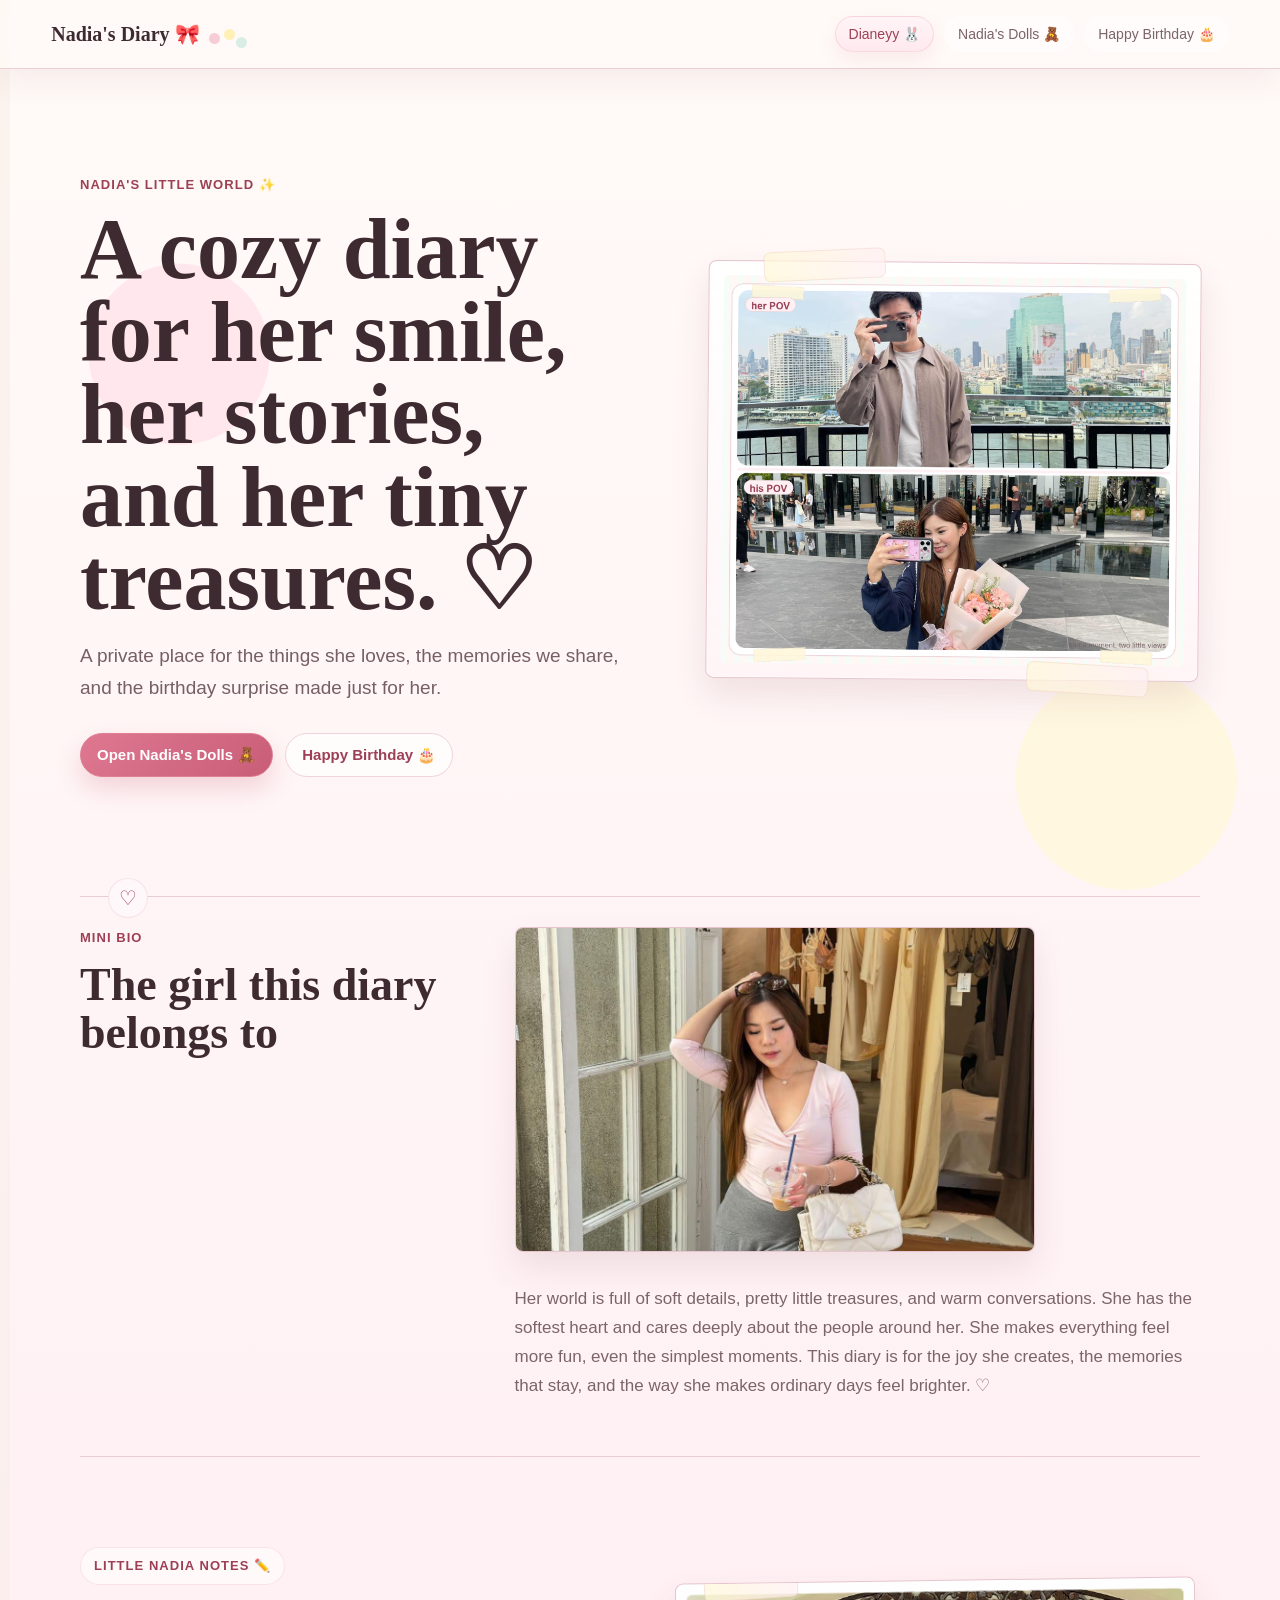
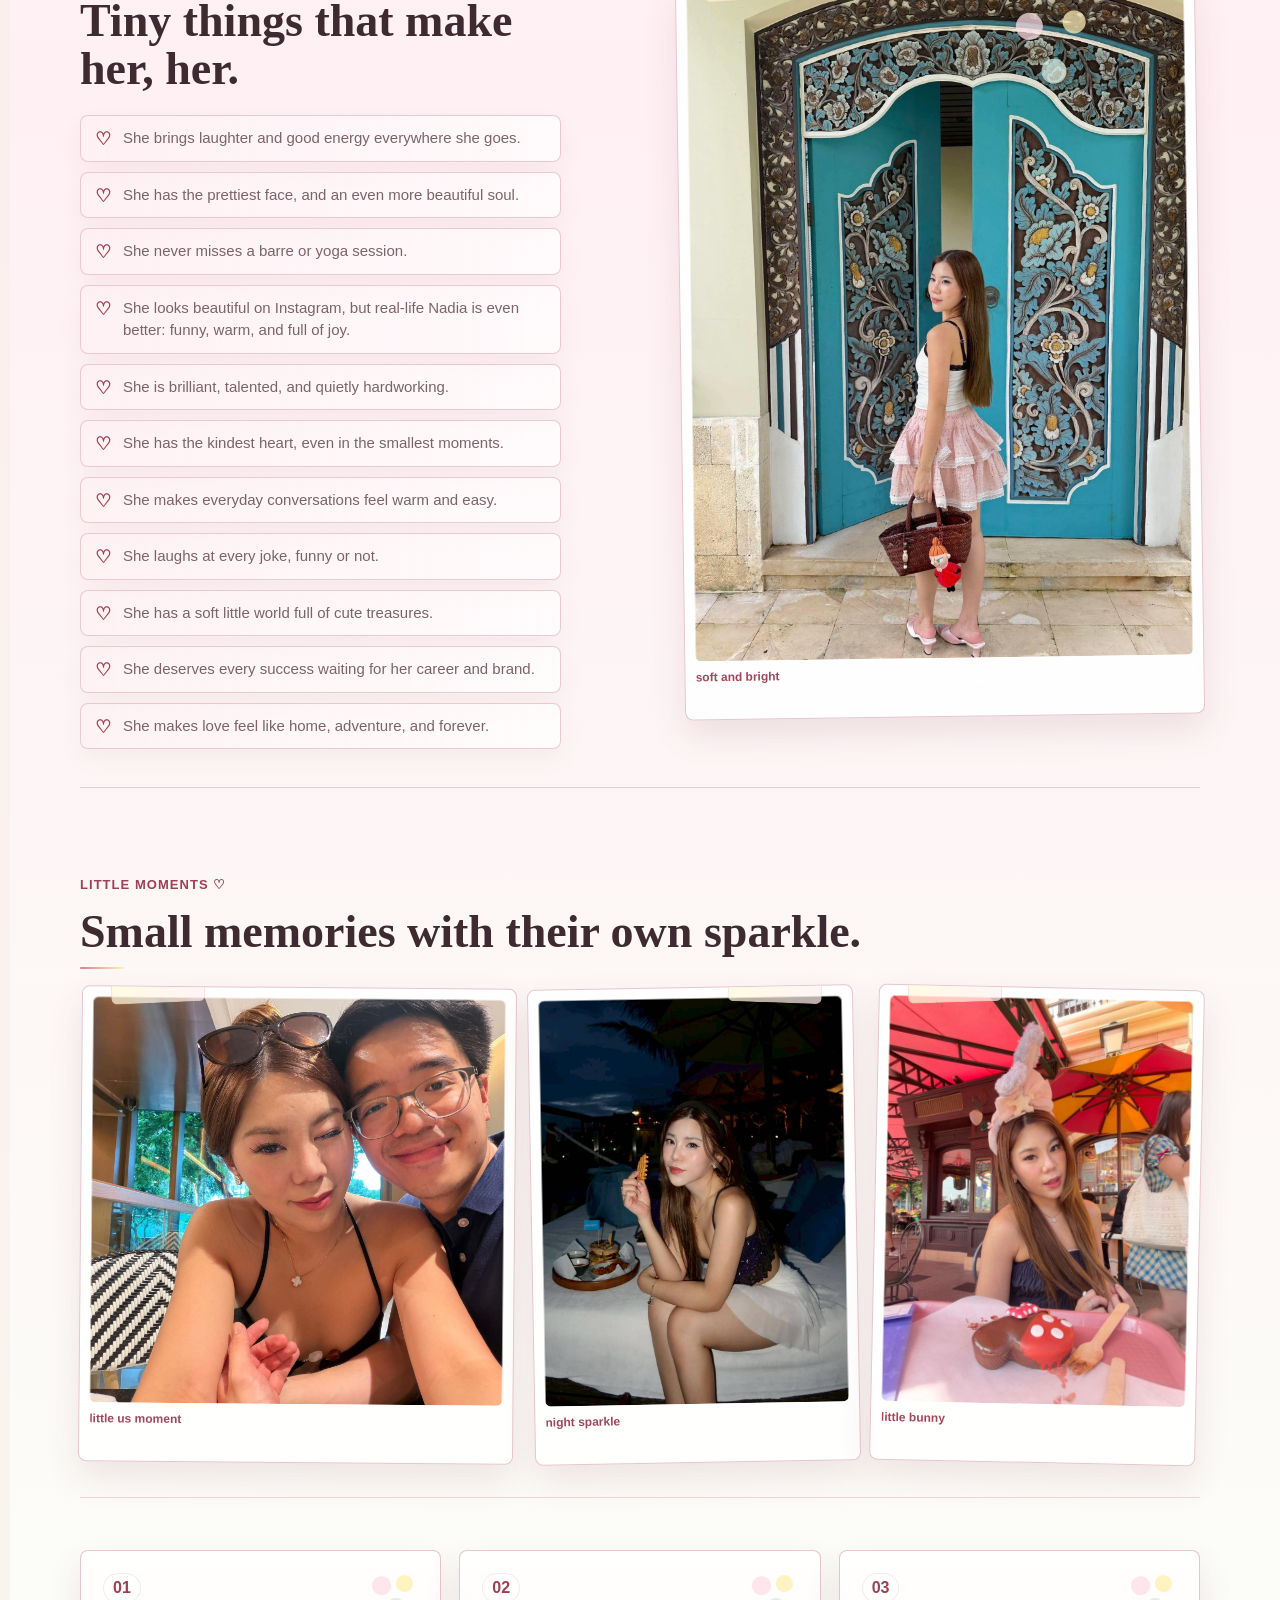
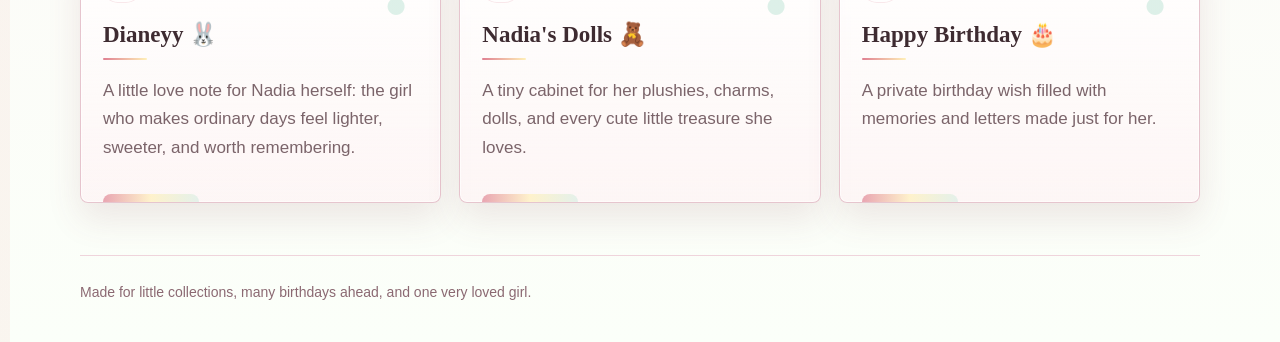
<file: index.html>
<!doctype html>
<html lang="en">
  <head>
    <meta charset="utf-8" />
    <meta name="viewport" content="width=device-width, initial-scale=1" />
    <title>Nadia's Diary 🎀</title>
    <link rel="stylesheet" href="./styles.css" />
    <link rel="stylesheet" href="./fluffy-preview.css" />
  </head>
  <body>
    <header class="site-header">
      <a class="brand" href="./index.html" id="siteTitle">Nadia's Diary 🎀</a>
      <nav aria-label="Main navigation">
        <a aria-current="page" href="./index.html">Dianeyy 🐰</a>
        <a href="./collection.html">Nadia's Dolls 🧸</a>
        <a href="./birthday.html">Happy Birthday 🎂</a>
      </nav>
    </header>

    <main>
      <section class="hero">
        <div class="hero-copy">
          <p class="eyebrow" id="homeEyebrow">Nadia's Little World ✨</p>
          <h1 id="homeHeadline">A cozy diary for her smile, her stories, and her tiny treasures. ♡</h1>
          <p id="homeDescription">A private place for the things she loves, the memories we share, and the birthday surprise made just for her.</p>
          <div class="hero-actions">
            <a class="button primary" href="./collection.html">Open Nadia's Dolls 🧸</a>
            <a class="button ghost" href="./birthday.html">Happy Birthday 🎂</a>
          </div>
        </div>
        <div class="hero-pov-frame" aria-label="His and her point of view memory">
          <img src="./assets/uploads/nadia-mac-pov-collage.jpg" alt="His and her point of view photo collage" />
        </div>
      </section>

      <section class="bio-section">
        <div>
          <p class="eyebrow" id="bioEyebrow">Mini bio</p>
          <h2 id="bioTitle">The girl this diary belongs to</h2>
        </div>
        <div class="bio-right">
          <img class="bio-photo" id="bioPhoto" src="./assets/uploads/nadia-note-1.jpg" alt="Bio photo" />
          <p id="bioText">Her world is full of soft details, pretty little treasures, and warm conversations. She has the softest heart and cares deeply about the people around her. She makes everything feel more fun, even the simplest moments. This diary is for the joy she creates, the memories that stay, and the way she makes ordinary days feel brighter. ♡</p>
        </div>
      </section>

      <section class="nadia-notes-section" aria-label="Little Nadia notes">
        <div class="nadia-notes-copy">
          <p class="eyebrow">Little Nadia notes ✏️</p>
          <h2>Tiny things that make her, her.</h2>
          <ul class="nadia-notes-list">
            <li>She brings laughter and good energy everywhere she goes.</li>
            <li>She has the prettiest face, and an even more beautiful soul.</li>
            <li>She never misses a barre or yoga session.</li>
            <li>She looks beautiful on Instagram, but real-life Nadia is even better: funny, warm, and full of joy.</li>
            <li>She is brilliant, talented, and quietly hardworking.</li>
            <li>She has the kindest heart, even in the smallest moments.</li>
            <li>She makes everyday conversations feel warm and easy.</li>
            <li>She laughs at every joke, funny or not.</li>
            <li>She has a soft little world full of cute treasures.</li>
            <li>She deserves every success waiting for her career and brand.</li>
            <li>She makes love feel like home, adventure, and forever.</li>
          </ul>
        </div>
        <div class="nadia-feature-photo" aria-label="Feature photo of Nadia">
          <figure class="scrapbook-photo snap-feature">
            <img src="./assets/uploads/nadia-note-2.jpg" alt="Nadia by a blue decorated door" />
            <figcaption>soft and bright</figcaption>
          </figure>
        </div>
      </section>

      <section class="little-moments-section" aria-label="Little moments with Nadia">
        <div class="section-heading">
          <p class="eyebrow">Little moments ♡</p>
          <h2>Small memories with their own sparkle.</h2>
        </div>
        <div class="nadia-photo-collage little-moments-grid" aria-label="Photos of Nadia and memories">
          <figure class="scrapbook-photo snap-wide">
            <img src="./assets/uploads/nadia-note-couple.jpg" alt="Nadia and Mac together" />
            <figcaption>little us moment</figcaption>
          </figure>
          <figure class="scrapbook-photo snap-portrait">
            <img src="./assets/uploads/nadia-note-3.jpg" alt="Nadia with a birthday dessert" />
            <figcaption>night sparkle</figcaption>
          </figure>
          <figure class="scrapbook-photo snap-soft">
            <img src="./assets/uploads/nadia-note-4.jpg" alt="Nadia at dinner" />
            <figcaption>little bunny</figcaption>
          </figure>
        </div>
      </section>

      <section class="preview-grid" aria-label="Website sections">
        <a class="preview-link-card" href="./index.html" aria-label="Open Dianeyy">
          <span class="card-icon">01</span>
          <h3>Dianeyy 🐰</h3>
          <p>A little love note for Nadia herself: the girl who makes ordinary days feel lighter, sweeter, and worth remembering.</p>
        </a>
        <a class="preview-link-card" href="./collection.html" aria-label="Open Nadia's Dolls">
          <span class="card-icon">02</span>
          <h3>Nadia's Dolls 🧸</h3>
          <p>A tiny cabinet for her plushies, charms, dolls, and every cute little treasure she loves.</p>
        </a>
        <a class="preview-link-card" href="./birthday.html" aria-label="Open Happy Birthday">
          <span class="card-icon">03</span>
          <h3>Happy Birthday 🎂</h3>
          <p>A private birthday wish filled with memories and letters made just for her.</p>
        </a>
      </section>
    </main>

    <footer>
      Made for little collections, many birthdays ahead, and one very loved girl.
    </footer>
    <script src="./content/content.js"></script>
    <script>
      (async () => {
        try {
          const site = await window.DollDiaryContent.loadJson("./content/site.json");
          window.DollDiaryContent.setText("#siteTitle", site.siteTitle);
          document.title = site.siteTitle || document.title;
          window.DollDiaryContent.setText("#homeEyebrow", site.homeEyebrow);
          window.DollDiaryContent.setText("#homeHeadline", site.homeHeadline);
          window.DollDiaryContent.setText("#homeDescription", site.homeDescription);
          window.DollDiaryContent.setText("#bioEyebrow", site.bioEyebrow);
          window.DollDiaryContent.setText("#bioTitle", site.bioTitle);
          window.DollDiaryContent.setText("#bioText", site.bioText);
          window.DollDiaryContent.setImage("#bioPhoto", site.bioPhoto, "Photo of her");
        } catch {}
      })();
    </script>
  </body>
</html>
</file>
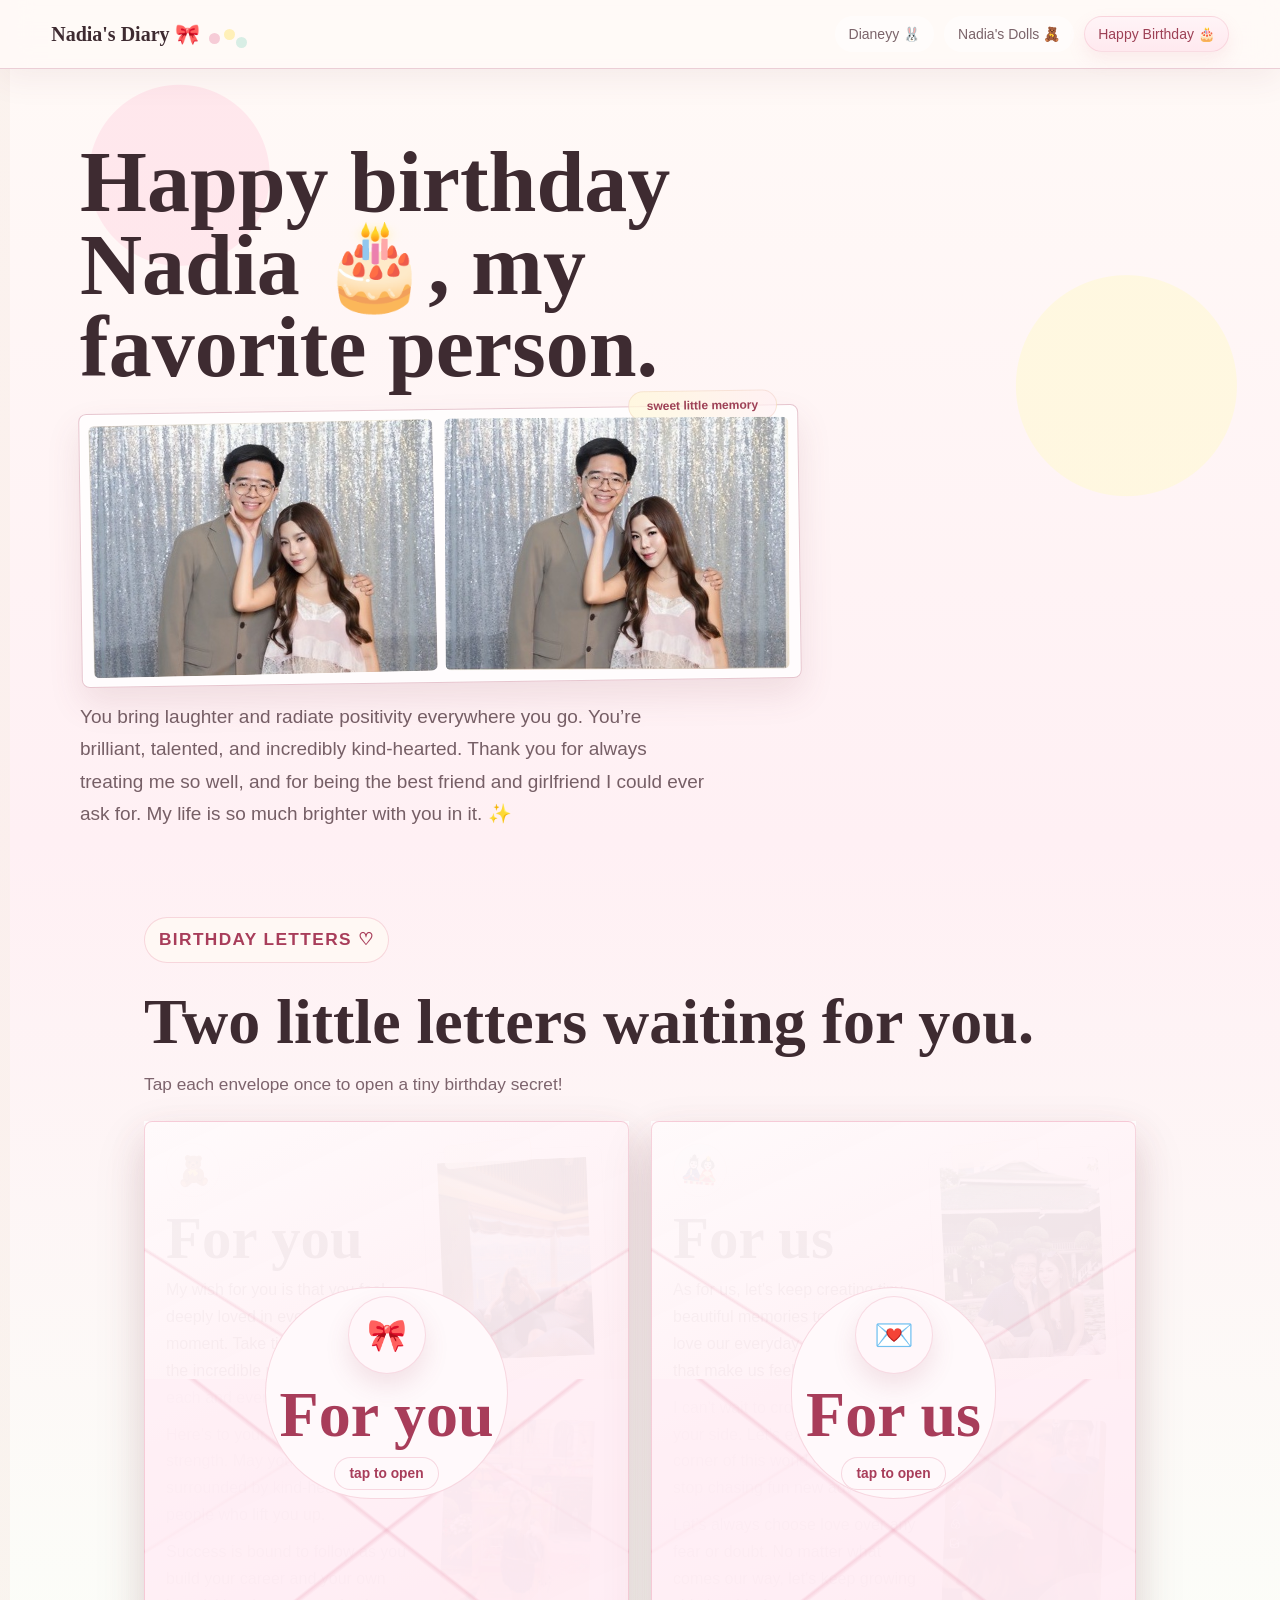
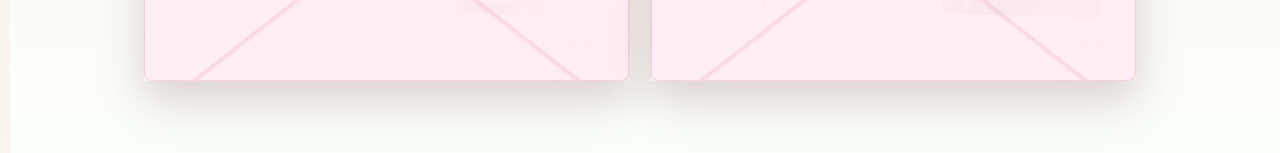
<file: birthday-envelope-preview.html>
<!doctype html>
<html lang="en">
  <head>
    <meta charset="utf-8" />
    <meta name="viewport" content="width=device-width, initial-scale=1" />
    <title>Happy Birthday</title>
    <link rel="stylesheet" href="./styles.css" />
    <link rel="stylesheet" href="./fluffy-preview.css" />
    <link rel="stylesheet" href="./birthday-envelope-preview.css" />
  </head>
  <body>
    <header class="site-header">
      <a class="brand" href="./index.html">Nadia's Diary 🎀</a>
      <nav aria-label="Main navigation">
        <a href="./index.html">Dianeyy 🐰</a>
        <a href="./collection.html">Nadia's Dolls 🧸</a>
        <a aria-current="page" href="./birthday-envelope-preview.html">Happy Birthday 🎂</a>
      </nav>
    </header>

    <main>
      <section class="birthday-hero">
        <p class="eyebrow"></p>
        <h1>Happy birthday Nadia 🎂, my favorite person.</h1>
        <figure class="hero-memory-strip">
          <img src="./assets/uploads/birthday-wedding-left.jpg" alt="A sweet photo memory together" />
          <img src="./assets/uploads/birthday-wedding-right.jpg" alt="A sweet photo memory together" />
        </figure>
        <p>You bring laughter and radiate positivity everywhere you go. You’re brilliant, talented, and incredibly kind-hearted. Thank you for always treating me so well, and for being the best friend and girlfriend I could ever ask for. My life is so much brighter with you in it. ✨</p>
      </section>

      <section class="envelope-stage" aria-label="Birthday letters">
        <div class="envelope-intro">
          <p class="eyebrow">Birthday letters ♡</p>
          <h2>Two little letters waiting for you.</h2>
          <p>Tap each envelope once to open a tiny birthday secret!</p>
        </div>

        <div class="envelope-grid">
          <div class="envelope-card">
            <button class="envelope-cover" type="button" aria-label="Open For you letter">
              <span class="envelope-cover-inner">
                <span class="wax-seal">🎀</span>
                <strong>For you</strong>
                <span>tap to open</span>
              </span>
            </button>
            <article class="wish-card">
              <div class="wish-text">
                <span class="wish-sticker soft-bear" aria-hidden="true">🧸</span>
                <h3>For you</h3>
                <p>My wish for you is that you feel deeply loved in every single moment. Take time to appreciate the incredible person you are, each and every day.</p>
                <p>Here’s to your vibrant health and strength. May you always be surrounded by kind-hearted people who lift you up.</p>
                <p>Success is bound to follow as you build your career and your own brand. You deserve true joy in everything you touch.</p>
              </div>
              <div class="wish-photos" aria-hidden="true">
                <figure class="polaroid tilt-a portrait-top">
                  <img src="./assets/uploads/birthday-solo-1.jpg" alt="Photo memory" loading="lazy" />
                  <figcaption></figcaption>
                </figure>
                <figure class="polaroid tilt-b portrait-top">
                  <img src="./assets/uploads/birthday-solo-2.png" alt="Photo memory" loading="lazy" />
                  <figcaption></figcaption>
                </figure>
              </div>
            </article>
            <button class="close-envelope" type="button">close</button>
          </div>

          <div class="envelope-card">
            <button class="envelope-cover" type="button" aria-label="Open For us letter">
              <span class="envelope-cover-inner">
                <span class="wax-seal">💌</span>
                <strong>For us</strong>
                <span>tap to open</span>
              </span>
            </button>
            <article class="wish-card">
              <div class="wish-text">
                <span class="wish-sticker tiny-dolls" aria-hidden="true">🎎</span>
                <h3>For us</h3>
                <p>As for us, let's keep creating tiny, beautiful memories together. I love our everyday conversations that make us feel right at home.</p>
                <p>I can't wait to cross continents by your side. Let's explore every corner of this world and never stop chasing fun new adventures.</p>
                <p>Let’s always choose love over any fear or doubt. No matter what comes our way, let's keep growing side by side for an eternity.</p>
              </div>
              <div class="wish-photos" aria-hidden="true">
                <figure class="polaroid tilt-a">
                  <img src="./assets/uploads/birthday-couple-1.jpg" alt="Photo memory" loading="lazy" />
                  <figcaption></figcaption>
                </figure>
                <figure class="polaroid tilt-b">
                  <img src="./assets/uploads/birthday-couple-2.jpg" alt="Photo memory" loading="lazy" />
                  <figcaption></figcaption>
                </figure>
              </div>
            </article>
            <button class="close-envelope" type="button">close</button>
          </div>
        </div>
      </section>
    </main>

    <script>
      document.querySelectorAll(".envelope-card").forEach((letter) => {
        letter.querySelector(".envelope-cover").addEventListener("click", () => {
          letter.classList.add("is-open");
        });
        letter.querySelector(".close-envelope").addEventListener("click", () => {
          letter.classList.remove("is-open");
        });
      });
    </script>
  </body>
</html>
</file>
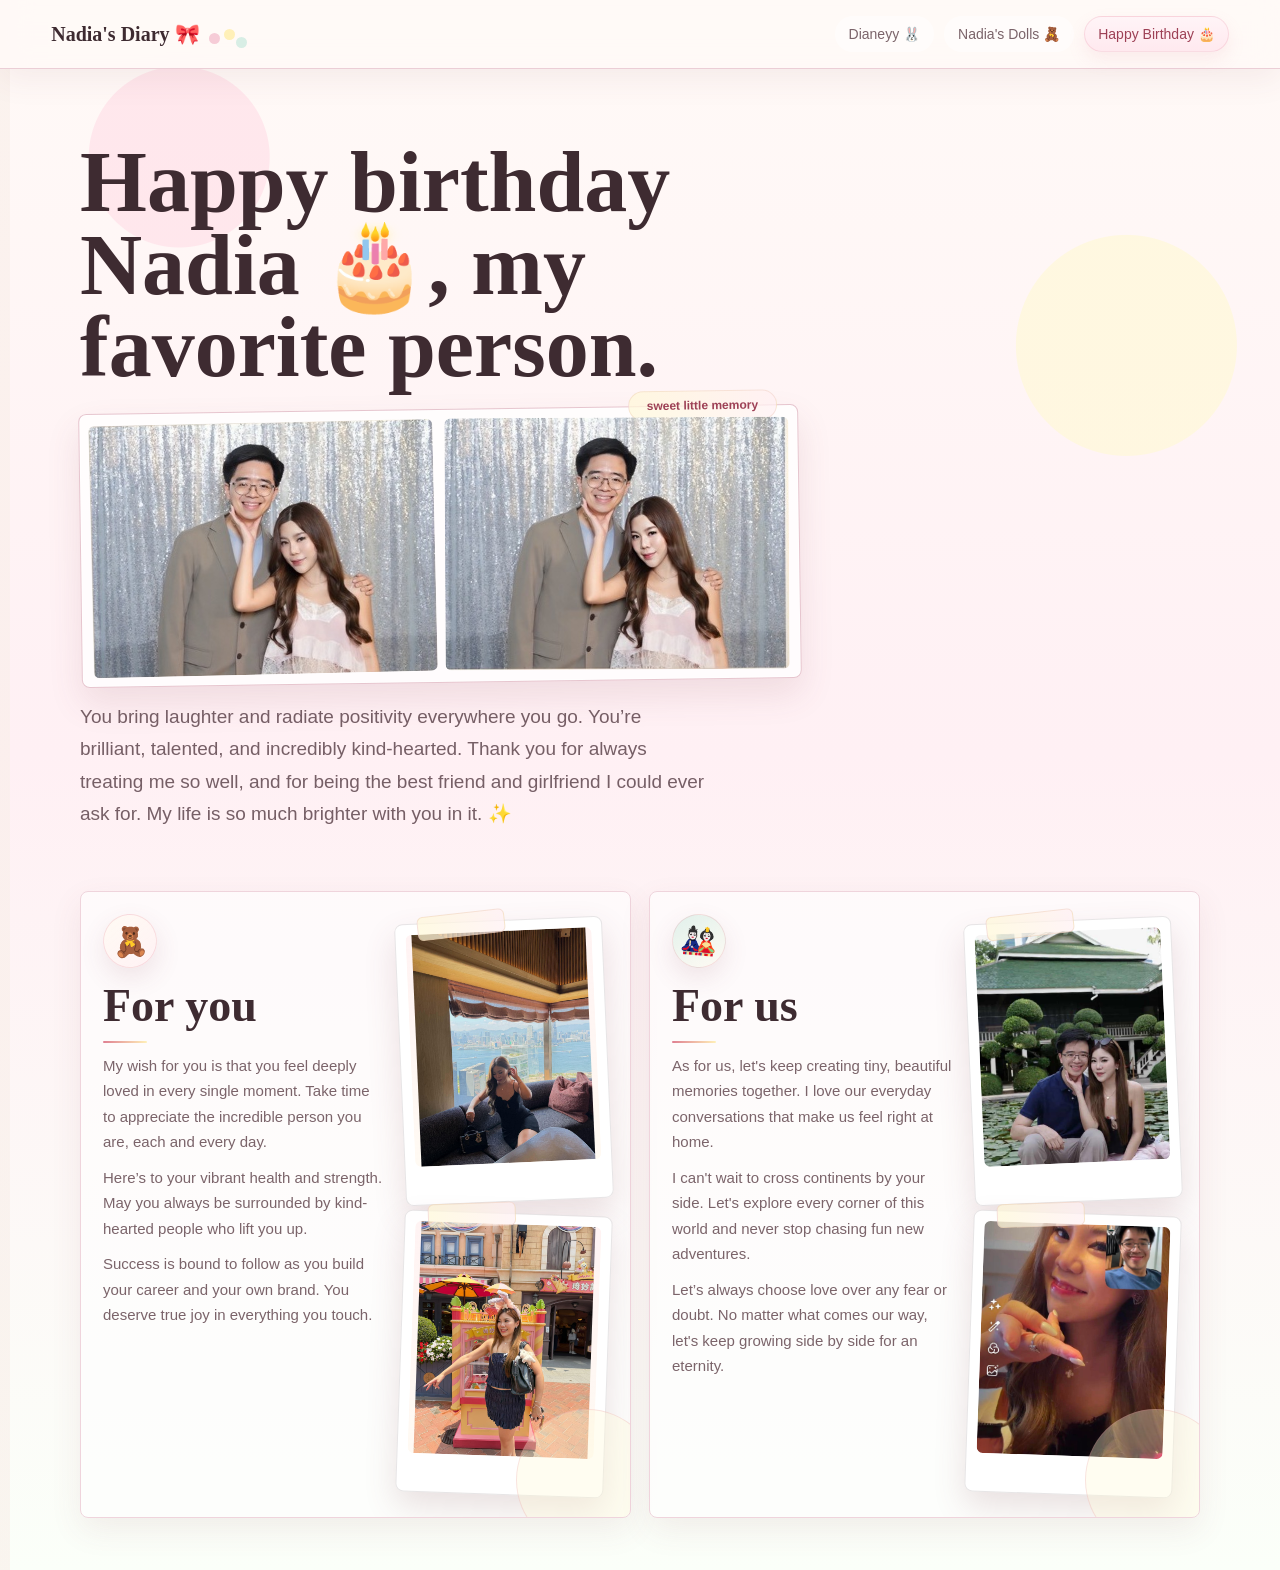
<file: birthday-fluffy-preview.html>
<!doctype html>
<html lang="en">
  <head>
    <meta charset="utf-8" />
    <meta name="viewport" content="width=device-width, initial-scale=1" />
    <title>Happy Birthday</title>
    <link rel="stylesheet" href="./styles.css" />
    <link rel="stylesheet" href="./fluffy-preview.css" />
  </head>
  <body>
    <header class="site-header">
      <a class="brand" href="./index.html" id="siteTitle">Nadia's Diary 🎀</a>
      <nav aria-label="Main navigation">
        <a href="./index-fluffy-preview.html">Dianeyy 🐰</a>
        <a href="./collection-fluffy-preview.html">Nadia's Dolls 🧸</a>
        <a aria-current="page" href="./birthday-fluffy-preview.html">Happy Birthday 🎂</a>
      </nav>
    </header>

    <main>
      <section class="birthday-hero">
        <p class="eyebrow" id="birthdayEyebrow"></p>
        <h1 id="birthdayHeadline">Happy birthday Nadia 🎂, my favorite person.</h1>
        <figure class="hero-memory-strip">
          <img src="./assets/uploads/birthday-wedding-left.jpg" alt="A sweet photo memory together" />
          <img src="./assets/uploads/birthday-wedding-right.jpg" alt="A sweet photo memory together" />
        </figure>
        <p id="birthdayIntro"></p>
      </section>

      <section class="wish-grid" id="birthdayWishes" aria-label="Birthday wishes"></section>
    </main>

    <footer></footer>
    <script src="./content/content.js"></script>
    <script>
      (async () => {
        try {
          const site = await window.DollDiaryContent.loadJson("./content/site.json");
          window.DollDiaryContent.setText("#siteTitle", site.siteTitle);
          window.DollDiaryContent.setText("#birthdayEyebrow", site.birthdayEyebrow);
          window.DollDiaryContent.setText("#birthdayHeadline", site.birthdayHeadline);
          window.DollDiaryContent.setText("#birthdayIntro", site.birthdayIntro);

          const photos = Array.isArray(site.birthdayGallery) ? site.birthdayGallery : [];
          const soloPhotos = photos.filter((p) => String(p?.src || "").toLowerCase().includes("solo"));
          const couplePhotos = photos.filter((p) => String(p?.src || "").toLowerCase().includes("couple"));

          const wishes = document.querySelector("#birthdayWishes");
          if (wishes) {
            const items = Array.isArray(site.birthdayWishes) ? site.birthdayWishes : [];
            wishes.innerHTML = items
              .map((item) => {
                const title = item?.title ? String(item.title) : "";
                const paras2 = Array.isArray(item?.paras) ? item.paras : [];
                const body = paras2.map((p) => `<p>${String(p)}</p>`).join("");
                const isForYou = title.trim().toLowerCase() === "for you";
                const pics = (isForYou ? soloPhotos : couplePhotos).slice(0, 2);
                const sticker = isForYou ? "🧸" : "🎎";
                const accent = isForYou ? "soft-bear" : "tiny-dolls";
                const collage = pics
                  .map((pic, idx) => {
                    const src = pic?.src ? window.DollDiaryContent.assetPath(pic.src) : "";
                    if (!src) return "";
                    const cap = pic?.caption ? String(pic.caption) : "";
                    const tilt = idx === 0 ? "tilt-a" : "tilt-b";
                    const focus = String(src).toLowerCase().includes("solo") ? "portrait-top" : "";
                    return `
                      <figure class="polaroid ${tilt} ${focus}">
                        <img src="${src}" alt="Photo memory" loading="lazy" />
                        ${cap ? `<figcaption>${cap}</figcaption>` : "<figcaption></figcaption>"}
                      </figure>
                    `;
                  })
                  .join("");
                return `
                  <article class="wish-card">
                    <div class="wish-text">
                      <span class="wish-sticker ${accent}" aria-hidden="true">${sticker}</span>
                      <h2>${title}</h2>
                      ${body}
                    </div>
                    <div class="wish-photos" aria-hidden="true">
                      ${collage}
                    </div>
                  </article>
                `;
              })
              .join("");
          }
        } catch {}
      })();
    </script>
  </body>
</html>
</file>
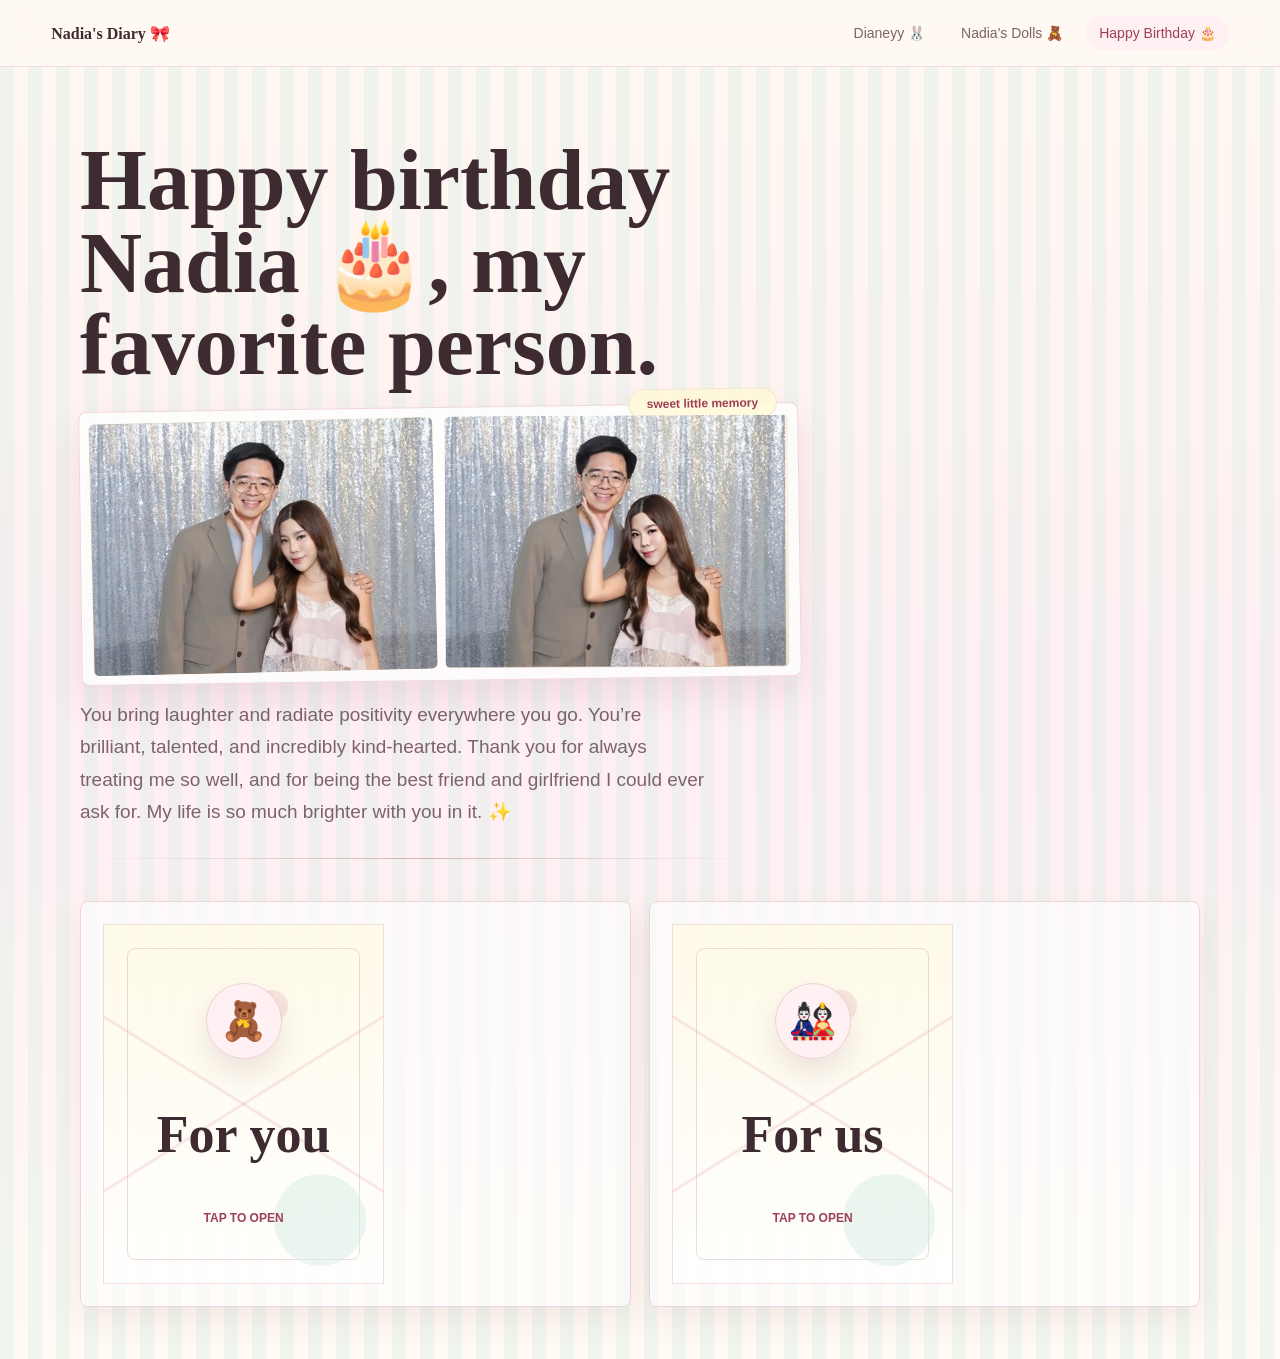
<file: birthday-preview.html>
<!doctype html>
<html lang="en">
  <head>
    <meta charset="utf-8" />
    <meta name="viewport" content="width=device-width, initial-scale=1" />
    <title>Happy Birthday Preview</title>
    <link rel="stylesheet" href="./styles.css" />
  </head>
  <body>
    <header class="site-header">
      <a class="brand" href="./index.html" id="siteTitle">Nadia's Diary 🎀</a>
      <nav aria-label="Main navigation">
        <a href="./index.html">Dianeyy 🐰</a>
        <a href="./collection.html">Nadia's Dolls 🧸</a>
        <a aria-current="page" href="./birthday-preview.html">Happy Birthday 🎂</a>
      </nav>
    </header>

    <main>
      <section class="birthday-hero birthday-hero-preview">
        <p class="eyebrow" id="birthdayEyebrow"></p>
        <h1 id="birthdayHeadline">Happy birthday Nadia 🎂, my favorite person.</h1>
        <figure class="hero-memory-strip">
          <img src="./assets/uploads/birthday-wedding-left.jpg" alt="A sweet photo memory together" />
          <img src="./assets/uploads/birthday-wedding-right.jpg" alt="A sweet photo memory together" />
        </figure>
        <p id="birthdayIntro"></p>
      </section>

      <section class="wish-grid" id="birthdayWishes" aria-label="Birthday wishes"></section>
    </main>

    <footer></footer>
    <script src="./content/content.js"></script>
    <script>
      (async () => {
        try {
          const site = await window.DollDiaryContent.loadJson("./content/site.json");
          window.DollDiaryContent.setText("#siteTitle", site.siteTitle);
          window.DollDiaryContent.setText("#birthdayEyebrow", site.birthdayEyebrow);
          window.DollDiaryContent.setText("#birthdayHeadline", site.birthdayHeadline);
          window.DollDiaryContent.setText("#birthdayIntro", site.birthdayIntro);

          const photos = Array.isArray(site.birthdayGallery) ? site.birthdayGallery : [];
          const soloPhotos = photos.filter((p) => String(p?.src || "").toLowerCase().includes("solo"));
          const couplePhotos = photos.filter((p) => String(p?.src || "").toLowerCase().includes("couple"));

          const wishes = document.querySelector("#birthdayWishes");
          if (wishes) {
            wishes.classList.add("letter-wish-grid");
            const items = Array.isArray(site.birthdayWishes) ? site.birthdayWishes : [];
            wishes.innerHTML = items
              .map((item, itemIndex) => {
                const title = item?.title ? String(item.title) : "";
                const paras2 = Array.isArray(item?.paras) ? item.paras : [];
                const body = paras2.map((p) => `<p>${String(p)}</p>`).join("");
                const isForYou = title.trim().toLowerCase() === "for you";
                const pics = (isForYou ? soloPhotos : couplePhotos).slice(0, 2);
                const sticker = isForYou ? "🧸" : "🎎";
                const accent = isForYou ? "soft-bear" : "tiny-dolls";
                const letterId = `letter-${itemIndex}`;
                const collage = pics
                  .map((pic, idx) => {
                    const src = pic?.src ? window.DollDiaryContent.assetPath(pic.src) : "";
                    if (!src) return "";
                    const cap = pic?.caption ? String(pic.caption) : "";
                    const tilt = idx === 0 ? "tilt-a" : "tilt-b";
                    const focus = String(src).toLowerCase().includes("solo") ? "portrait-top" : "";
                    return `
                      <figure class="polaroid ${tilt} ${focus}">
                        <img src="${src}" alt="Photo memory" loading="lazy" />
                        ${cap ? `<figcaption>${cap}</figcaption>` : "<figcaption></figcaption>"}
                      </figure>
                    `;
                  })
                  .join("");
                return `
                  <article class="wish-card letter-card">
                    <button class="letter-cover" type="button" aria-expanded="false" aria-controls="${letterId}">
                      <span class="letter-seal ${accent}" aria-hidden="true">${sticker}</span>
                      <span class="letter-cover-title">${title}</span>
                      <span class="letter-cover-subtitle">tap to open</span>
                    </button>
                    <div class="letter-inside" id="${letterId}" hidden>
                      <div class="wish-text">
                        <span class="wish-sticker ${accent}" aria-hidden="true">${sticker}</span>
                        <h2>${title}</h2>
                        ${body}
                      </div>
                      <div class="wish-photos" aria-hidden="true">
                        ${collage}
                      </div>
                    </div>
                  </article>
                `;
              })
              .join("");

            wishes.querySelectorAll(".letter-cover").forEach((button) => {
              button.addEventListener("click", () => {
                const card = button.closest(".letter-card");
                const letter = card.querySelector(".letter-inside");
                const isOpen = card.classList.toggle("is-open");
                button.setAttribute("aria-expanded", String(isOpen));
                letter.hidden = !isOpen;
              });
            });
          }
        } catch {}
      })();
    </script>
  </body>
</html>
</file>
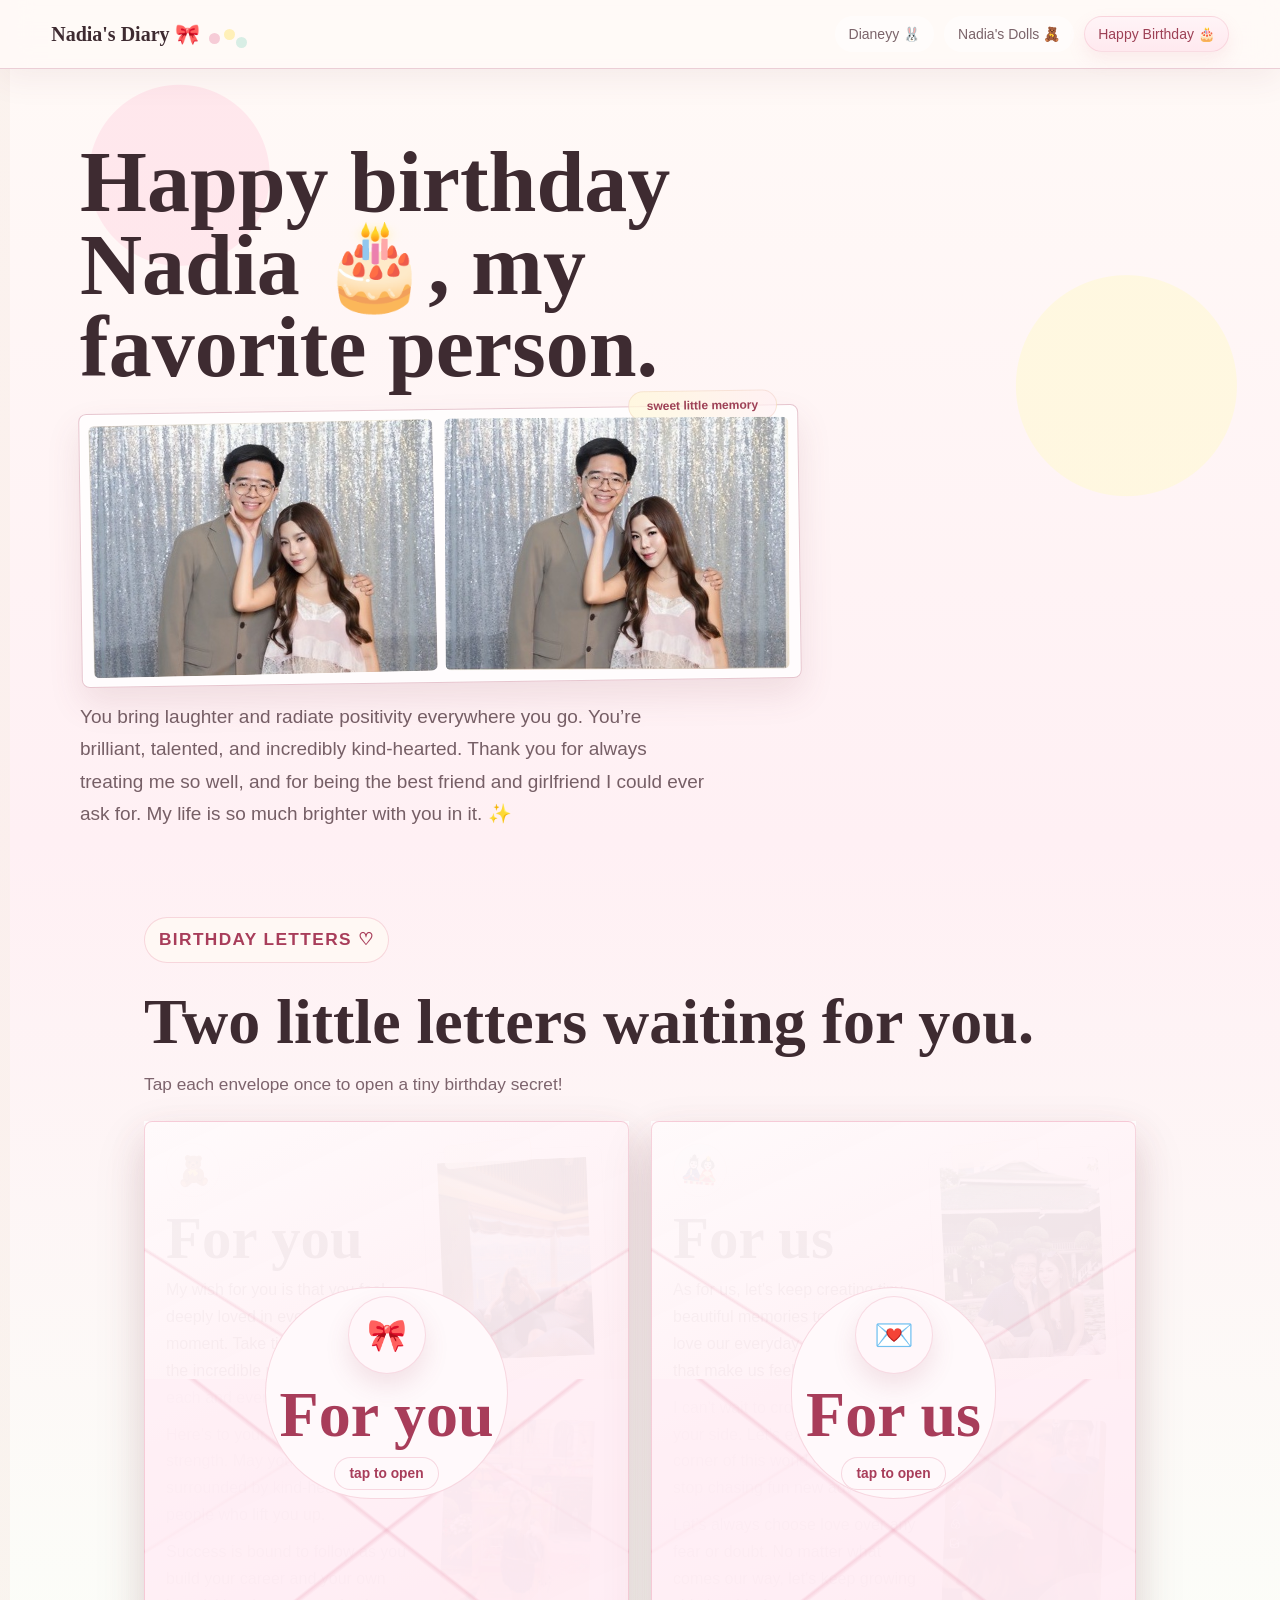
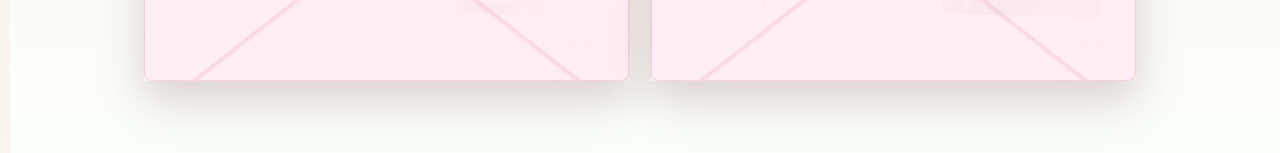
<file: birthday.html>
<!doctype html>
<html lang="en">
  <head>
    <meta charset="utf-8" />
    <meta name="viewport" content="width=device-width, initial-scale=1" />
    <title>Happy Birthday</title>
    <link rel="stylesheet" href="./styles.css" />
    <link rel="stylesheet" href="./fluffy-preview.css" />
    <link rel="stylesheet" href="./birthday-envelope-preview.css" />
  </head>
  <body>
    <header class="site-header">
      <a class="brand" href="./index.html">Nadia's Diary 🎀</a>
      <nav aria-label="Main navigation">
        <a href="./index.html">Dianeyy 🐰</a>
        <a href="./collection.html">Nadia's Dolls 🧸</a>
        <a aria-current="page" href="./birthday.html">Happy Birthday 🎂</a>
      </nav>
    </header>

    <main>
      <section class="birthday-hero">
        <p class="eyebrow"></p>
        <h1>Happy birthday Nadia 🎂, my favorite person.</h1>
        <figure class="hero-memory-strip">
          <img src="./assets/uploads/birthday-wedding-left.jpg" alt="A sweet photo memory together" />
          <img src="./assets/uploads/birthday-wedding-right.jpg" alt="A sweet photo memory together" />
        </figure>
        <p>You bring laughter and radiate positivity everywhere you go. You’re brilliant, talented, and incredibly kind-hearted. Thank you for always treating me so well, and for being the best friend and girlfriend I could ever ask for. My life is so much brighter with you in it. ✨</p>
      </section>

      <section class="envelope-stage" aria-label="Birthday letters">
        <div class="envelope-intro">
          <p class="eyebrow">Birthday letters ♡</p>
          <h2>Two little letters waiting for you.</h2>
          <p>Tap each envelope once to open a tiny birthday secret!</p>
        </div>

        <div class="envelope-grid">
          <div class="envelope-card">
            <button class="envelope-cover" type="button" aria-label="Open For you letter">
              <span class="envelope-cover-inner">
                <span class="wax-seal">🎀</span>
                <strong>For you</strong>
                <span>tap to open</span>
              </span>
            </button>
            <article class="wish-card">
              <div class="wish-text">
                <span class="wish-sticker soft-bear" aria-hidden="true">🧸</span>
                <h3>For you</h3>
                <p>My wish for you is that you feel deeply loved in every single moment. Take time to appreciate the incredible person you are, each and every day.</p>
                <p>Here’s to your vibrant health and strength. May you always be surrounded by kind-hearted people who lift you up.</p>
                <p>Success is bound to follow as you build your career and your own brand. You deserve true joy in everything you touch.</p>
              </div>
              <div class="wish-photos" aria-hidden="true">
                <figure class="polaroid tilt-a portrait-top">
                  <img src="./assets/uploads/birthday-solo-1.jpg" alt="Photo memory" loading="lazy" />
                  <figcaption></figcaption>
                </figure>
                <figure class="polaroid tilt-b portrait-top">
                  <img src="./assets/uploads/birthday-solo-2.png" alt="Photo memory" loading="lazy" />
                  <figcaption></figcaption>
                </figure>
              </div>
            </article>
            <button class="close-envelope" type="button">close</button>
          </div>

          <div class="envelope-card">
            <button class="envelope-cover" type="button" aria-label="Open For us letter">
              <span class="envelope-cover-inner">
                <span class="wax-seal">💌</span>
                <strong>For us</strong>
                <span>tap to open</span>
              </span>
            </button>
            <article class="wish-card">
              <div class="wish-text">
                <span class="wish-sticker tiny-dolls" aria-hidden="true">🎎</span>
                <h3>For us</h3>
                <p>As for us, let's keep creating tiny, beautiful memories together. I love our everyday conversations that make us feel right at home.</p>
                <p>I can't wait to cross continents by your side. Let's explore every corner of this world and never stop chasing fun new adventures.</p>
                <p>Let’s always choose love over any fear or doubt. No matter what comes our way, let's keep growing side by side for an eternity.</p>
              </div>
              <div class="wish-photos" aria-hidden="true">
                <figure class="polaroid tilt-a">
                  <img src="./assets/uploads/birthday-couple-1.jpg" alt="Photo memory" loading="lazy" />
                  <figcaption></figcaption>
                </figure>
                <figure class="polaroid tilt-b">
                  <img src="./assets/uploads/birthday-couple-2.jpg" alt="Photo memory" loading="lazy" />
                  <figcaption></figcaption>
                </figure>
              </div>
            </article>
            <button class="close-envelope" type="button">close</button>
          </div>
        </div>
      </section>
    </main>

    <script>
      document.querySelectorAll(".envelope-card").forEach((letter) => {
        letter.querySelector(".envelope-cover").addEventListener("click", () => {
          letter.classList.add("is-open");
        });
        letter.querySelector(".close-envelope").addEventListener("click", () => {
          letter.classList.remove("is-open");
        });
      });
    </script>
  </body>
</html>
</file>
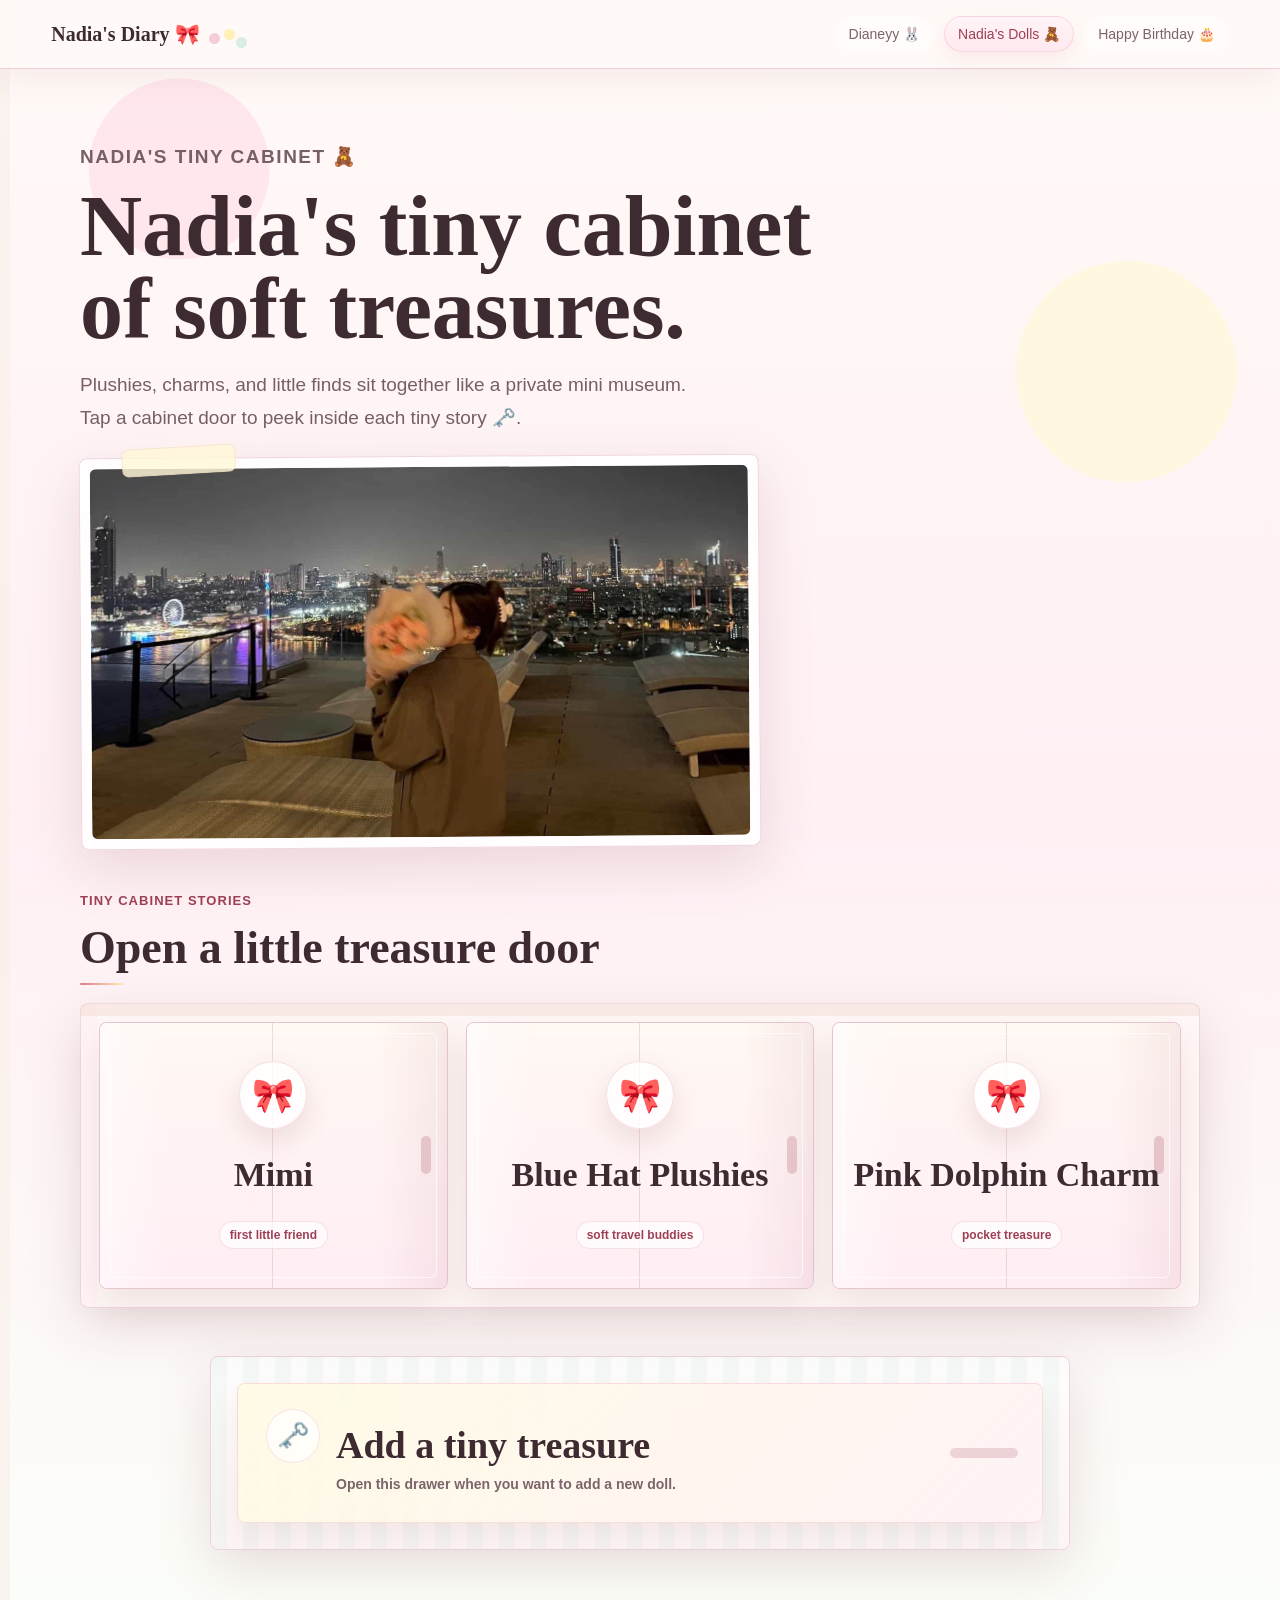
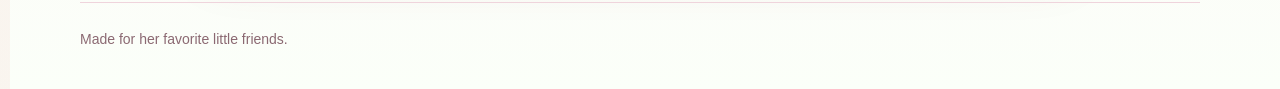
<file: collection-fluffy-preview.html>
<!doctype html>
<html lang="en">
  <head>
    <meta charset="utf-8" />
    <meta name="viewport" content="width=device-width, initial-scale=1" />
    <title>Nadia's Dolls | Nadia's Diary 🎀</title>
    <link rel="stylesheet" href="./styles.css" />
    <link rel="stylesheet" href="./fluffy-preview.css" />
  </head>
  <body>
    <header class="site-header">
      <a class="brand" href="./index.html" id="siteTitle">Nadia's Diary 🎀</a>
      <nav aria-label="Main navigation">
        <a href="./index-fluffy-preview.html">Dianeyy 🐰</a>
        <a aria-current="page" href="./collection-fluffy-preview.html">Nadia's Dolls 🧸</a>
        <a href="./birthday-fluffy-preview.html">Happy Birthday 🎂</a>
      </nav>
    </header>

    <main>
      <section class="page-intro doll-preview-hero cabinet-hero">
        <p class="eyebrow">Nadia's tiny cabinet 🧸</p>
        <h1>Nadia's tiny cabinet of soft treasures.</h1>
        <p>
          Plushies, charms, and little finds sit together like a private mini
          museum. Tap a cabinet door to peek inside each tiny story 🗝️.
        </p>
        <figure class="cabinet-hero-photo">
          <img src="./assets/uploads/nadia-cabinet-hero.jpg" alt="Nadia holding flowers with a night city view" />
        </figure>
      </section>

      <section>
        <div class="section-heading">
          <p class="eyebrow">Tiny cabinet stories</p>
          <h2>Open a little treasure door</h2>
        </div>
        <div id="previewCollectionGrid" class="doll-grid doll-keepsake-grid"></div>
      </section>

      <section class="doll-studio-preview drawer-editor" aria-label="Add a doll">
        <button class="drawer-editor-cover" type="button" aria-expanded="false" aria-controls="previewDollForm">
          <span aria-hidden="true">🗝️</span>
          <strong>Add a tiny treasure</strong>
          <small>Open this drawer when you want to add a new doll.</small>
        </button>
        <form id="previewDollForm" class="preview-doll-form" hidden>
          <label>
            Doll photo
            <input id="dollPhotoInput" type="file" accept="image/*" />
          </label>
          <div class="field-row">
            <label>
              Name
              <input id="dollNameInput" type="text" placeholder="Mimi, Lala, Bunny..." />
            </label>
            <label>
              Personality tag
              <input id="dollTagInput" type="text" placeholder="sleepy princess" />
            </label>
          </div>
          <div class="field-row">
            <label>
              Main color
              <input id="dollColorInput" type="text" placeholder="pink, cream, blue" />
            </label>
            <label>
              Cute detail
              <input id="dollDetailInput" type="text" placeholder="ribbon, tiny dress, shy smile" />
            </label>
          </div>
          <label>
            Caption
            <textarea id="dollCaptionInput" rows="4" placeholder="Generate one or write your own."></textarea>
          </label>
          <div class="studio-actions">
            <button class="ghost" id="generateCaptionButton" type="button">Generate Caption</button>
            <button class="primary" type="submit">Add Doll</button>
          </div>
        </form>
      </section>
    </main>

    <footer>Made for her favorite little friends.</footer>
    <script src="./content/content.js"></script>
    <script src="./collection-preview.js"></script>
  </body>
</html>
</file>
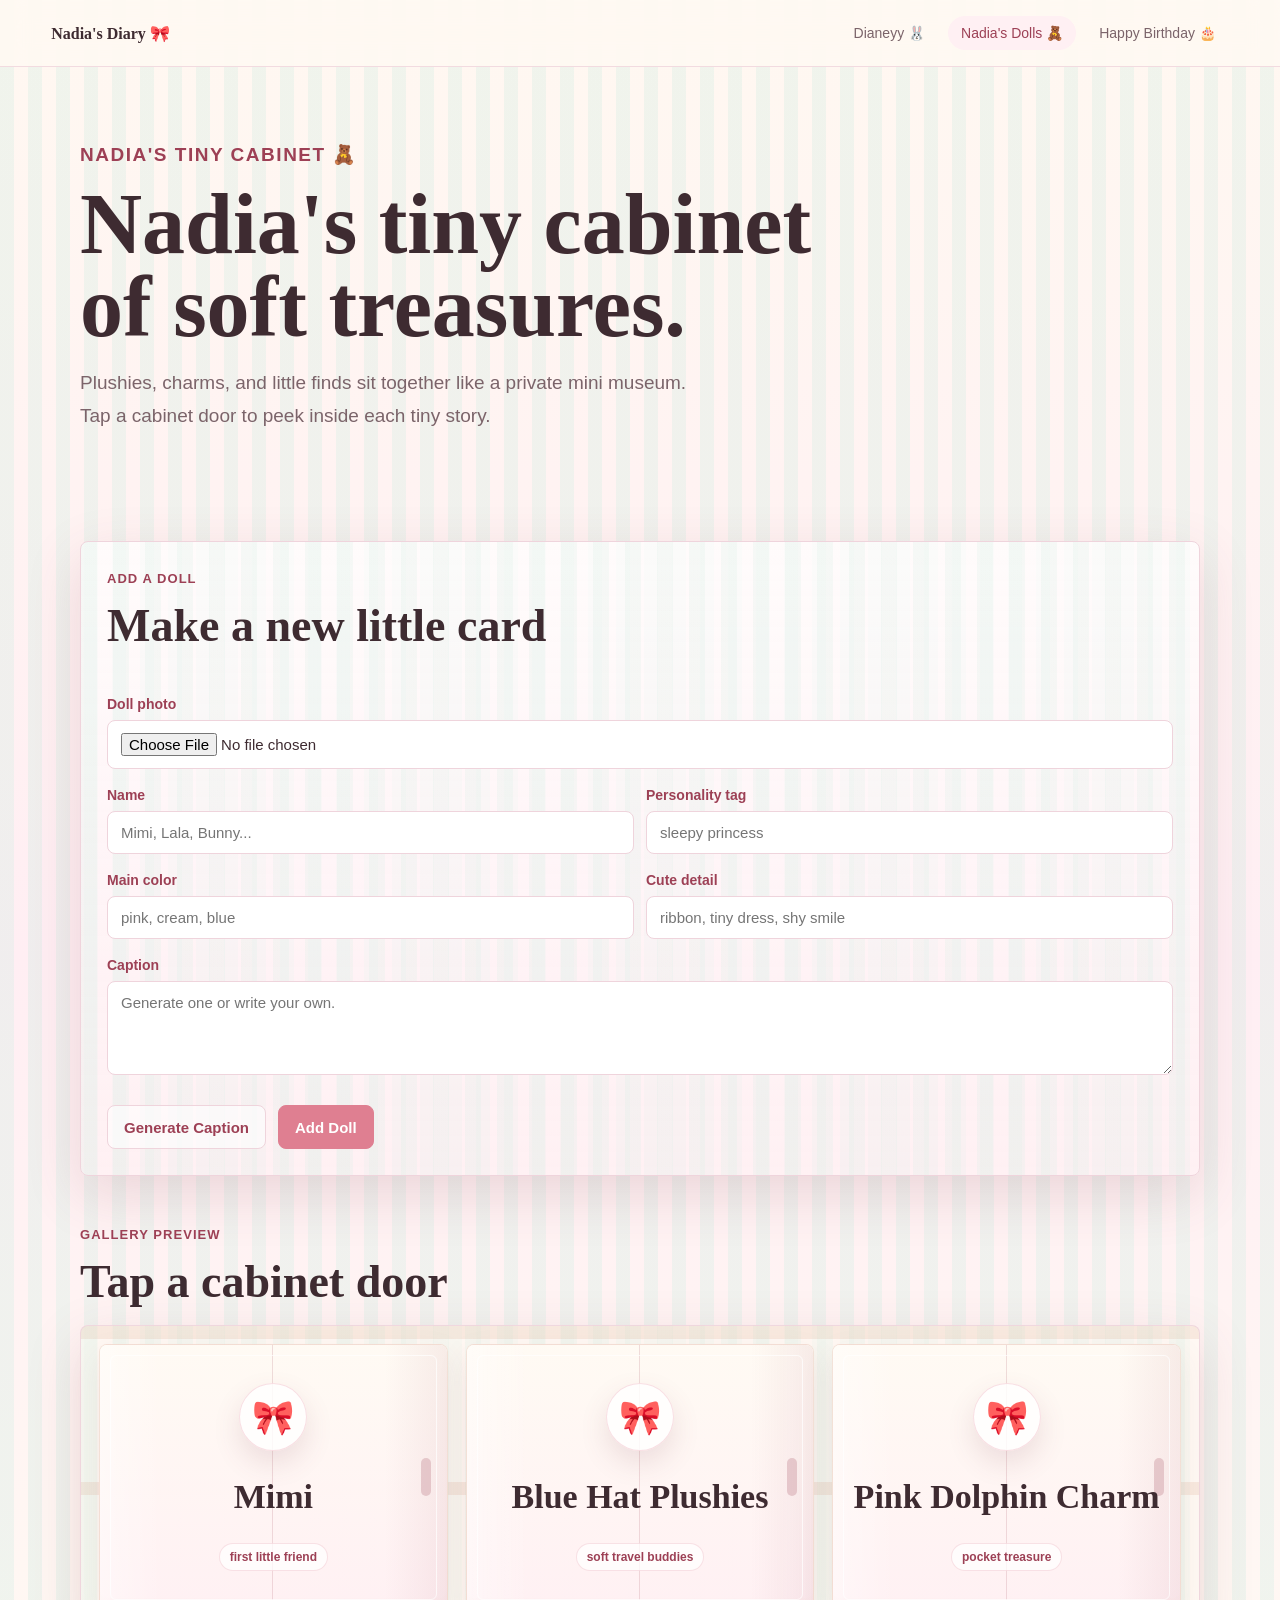
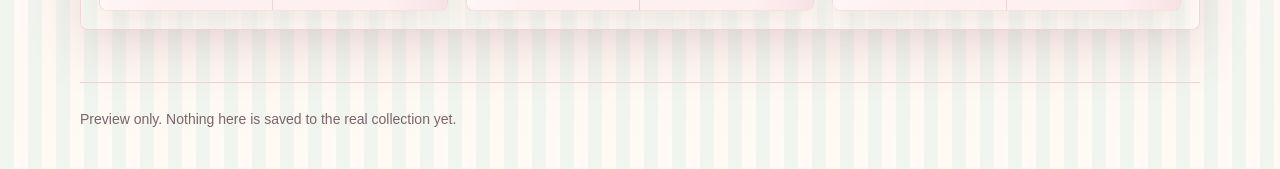
<file: collection-preview.html>
<!doctype html>
<html lang="en">
  <head>
    <meta charset="utf-8" />
    <meta name="viewport" content="width=device-width, initial-scale=1" />
    <title>Nadia's Dolls Preview | Nadia's Diary 🎀</title>
    <link rel="stylesheet" href="./styles.css" />
  </head>
  <body>
    <header class="site-header">
      <a class="brand" href="./index.html" id="siteTitle">Nadia's Diary 🎀</a>
      <nav aria-label="Main navigation">
        <a href="./index.html">Dianeyy 🐰</a>
        <a aria-current="page" href="./collection-preview.html">Nadia's Dolls 🧸</a>
        <a href="./birthday.html">Happy Birthday 🎂</a>
      </nav>
    </header>

    <main>
      <section class="page-intro doll-preview-hero cabinet-hero">
        <p class="eyebrow">Nadia's tiny cabinet 🧸</p>
        <h1>Nadia's tiny cabinet of soft treasures.</h1>
        <p>
          Plushies, charms, and little finds sit together like a private mini
          museum. Tap a cabinet door to peek inside each tiny story.
        </p>
      </section>

      <section class="doll-studio-preview" aria-label="Add a doll preview">
        <div>
          <p class="eyebrow">Add a doll</p>
          <h2>Make a new little card</h2>
        </div>
        <form id="previewDollForm" class="preview-doll-form">
          <label>
            Doll photo
            <input id="dollPhotoInput" type="file" accept="image/*" />
          </label>
          <div class="field-row">
            <label>
              Name
              <input id="dollNameInput" type="text" placeholder="Mimi, Lala, Bunny..." />
            </label>
            <label>
              Personality tag
              <input id="dollTagInput" type="text" placeholder="sleepy princess" />
            </label>
          </div>
          <div class="field-row">
            <label>
              Main color
              <input id="dollColorInput" type="text" placeholder="pink, cream, blue" />
            </label>
            <label>
              Cute detail
              <input id="dollDetailInput" type="text" placeholder="ribbon, tiny dress, shy smile" />
            </label>
          </div>
          <label>
            Caption
            <textarea id="dollCaptionInput" rows="4" placeholder="Generate one or write your own."></textarea>
          </label>
          <div class="studio-actions">
            <button class="ghost" id="generateCaptionButton" type="button">Generate Caption</button>
            <button class="primary" type="submit">Add Doll</button>
          </div>
        </form>
      </section>

      <section>
        <div class="section-heading">
          <p class="eyebrow">Gallery preview</p>
          <h2>Tap a cabinet door</h2>
        </div>
        <div id="previewCollectionGrid" class="doll-grid doll-keepsake-grid"></div>
      </section>
    </main>

    <footer>Preview only. Nothing here is saved to the real collection yet.</footer>
    <script src="./content/content.js"></script>
    <script src="./collection-preview.js"></script>
  </body>
</html>
</file>
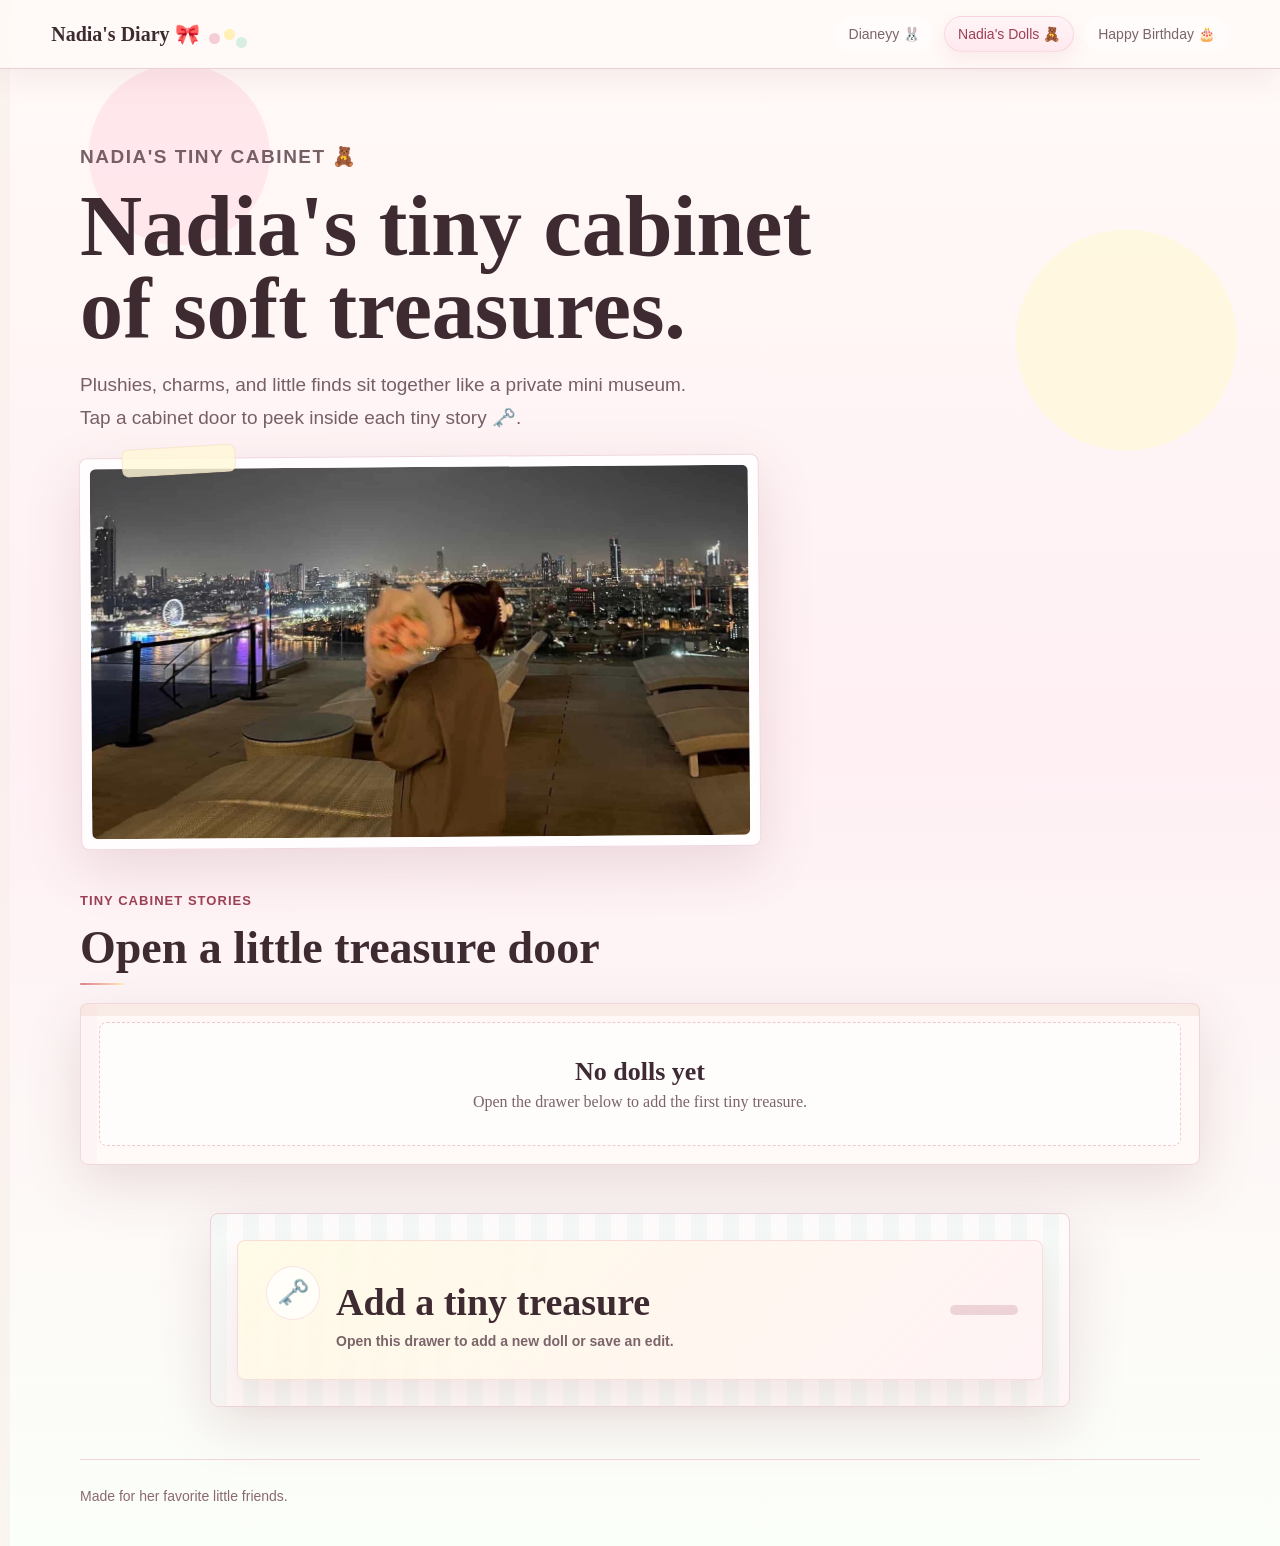
<file: collection.html>
<!doctype html>
<html lang="en">
  <head>
    <meta charset="utf-8" />
    <meta name="viewport" content="width=device-width, initial-scale=1" />
    <title>Nadia's Dolls | Nadia's Diary 🎀</title>
    <link rel="stylesheet" href="./styles.css" />
    <link rel="stylesheet" href="./fluffy-preview.css" />
    <link rel="stylesheet" href="./collection-edit-preview.css" />
  </head>
  <body>
    <header class="site-header">
      <a class="brand" href="./index.html" id="siteTitle">Nadia's Diary 🎀</a>
      <nav aria-label="Main navigation">
        <a href="./index.html">Dianeyy 🐰</a>
        <a aria-current="page" href="./collection.html">Nadia's Dolls 🧸</a>
        <a href="./birthday.html">Happy Birthday 🎂</a>
      </nav>
    </header>

    <main>
      <section class="page-intro doll-preview-hero cabinet-hero">
        <p class="eyebrow">Nadia's tiny cabinet 🧸</p>
        <h1>Nadia's tiny cabinet of soft treasures.</h1>
        <p>
          Plushies, charms, and little finds sit together like a private mini
          museum. Tap a cabinet door to peek inside each tiny story 🗝️.
        </p>
        <figure class="cabinet-hero-photo">
          <img src="./assets/uploads/nadia-cabinet-hero.jpg" alt="Nadia holding flowers with a night city view" />
        </figure>
      </section>

      <section>
        <div class="section-heading">
          <p class="eyebrow">Tiny cabinet stories</p>
          <h2>Open a little treasure door</h2>
        </div>
        <div id="previewCollectionGrid" class="doll-grid doll-keepsake-grid"></div>
      </section>

      <section class="doll-studio-preview drawer-editor" aria-label="Add or edit a doll">
        <button class="drawer-editor-cover" type="button" aria-expanded="false" aria-controls="previewDollForm">
          <span aria-hidden="true">🗝️</span>
          <strong>Add a tiny treasure</strong>
          <small>Open this drawer to add a new doll or save an edit.</small>
        </button>
        <form id="previewDollForm" class="preview-doll-form" hidden>
          <input id="editingIndexInput" type="hidden" value="" />
          <label>
            Doll photo file name
            <input id="dollPhotoPathInput" type="text" placeholder="assets/uploads/photo-name.jpg" />
            <small class="field-help">Use only assets/uploads/photo-name.jpg for live photos.</small>
          </label>
          <label>
            Or choose a preview photo
            <input id="dollPhotoInput" type="file" accept="image/*" />
          </label>
          <div class="field-row">
            <label>
              Name
              <input id="dollNameInput" type="text" placeholder="Mimi, Lala, Bunny..." />
            </label>
            <label>
              Personality tag
              <input id="dollTagInput" type="text" placeholder="sleepy princess" />
            </label>
          </div>
          <div class="field-row">
            <label>
              Main color
              <input id="dollColorInput" type="text" placeholder="pink, cream, blue" />
            </label>
            <label>
              Cute detail
              <input id="dollDetailInput" type="text" placeholder="ribbon, tiny dress, shy smile" />
            </label>
          </div>
          <label>
            Caption
            <textarea id="dollCaptionInput" rows="4" placeholder="Generate one or write your own."></textarea>
          </label>
          <div class="studio-actions">
            <button class="ghost" id="generateCaptionButton" type="button">Generate Caption</button>
            <button class="primary" id="saveDollButton" type="submit">Add Doll</button>
            <button class="ghost" id="cancelEditButton" type="button" hidden>Cancel Edit</button>
          </div>
        </form>
      </section>
    </main>

    <footer>Made for her favorite little friends.</footer>
    <script src="./content/content.js"></script>
    <script src="./collection-edit-preview.js"></script>
  </body>
</html>
</file>
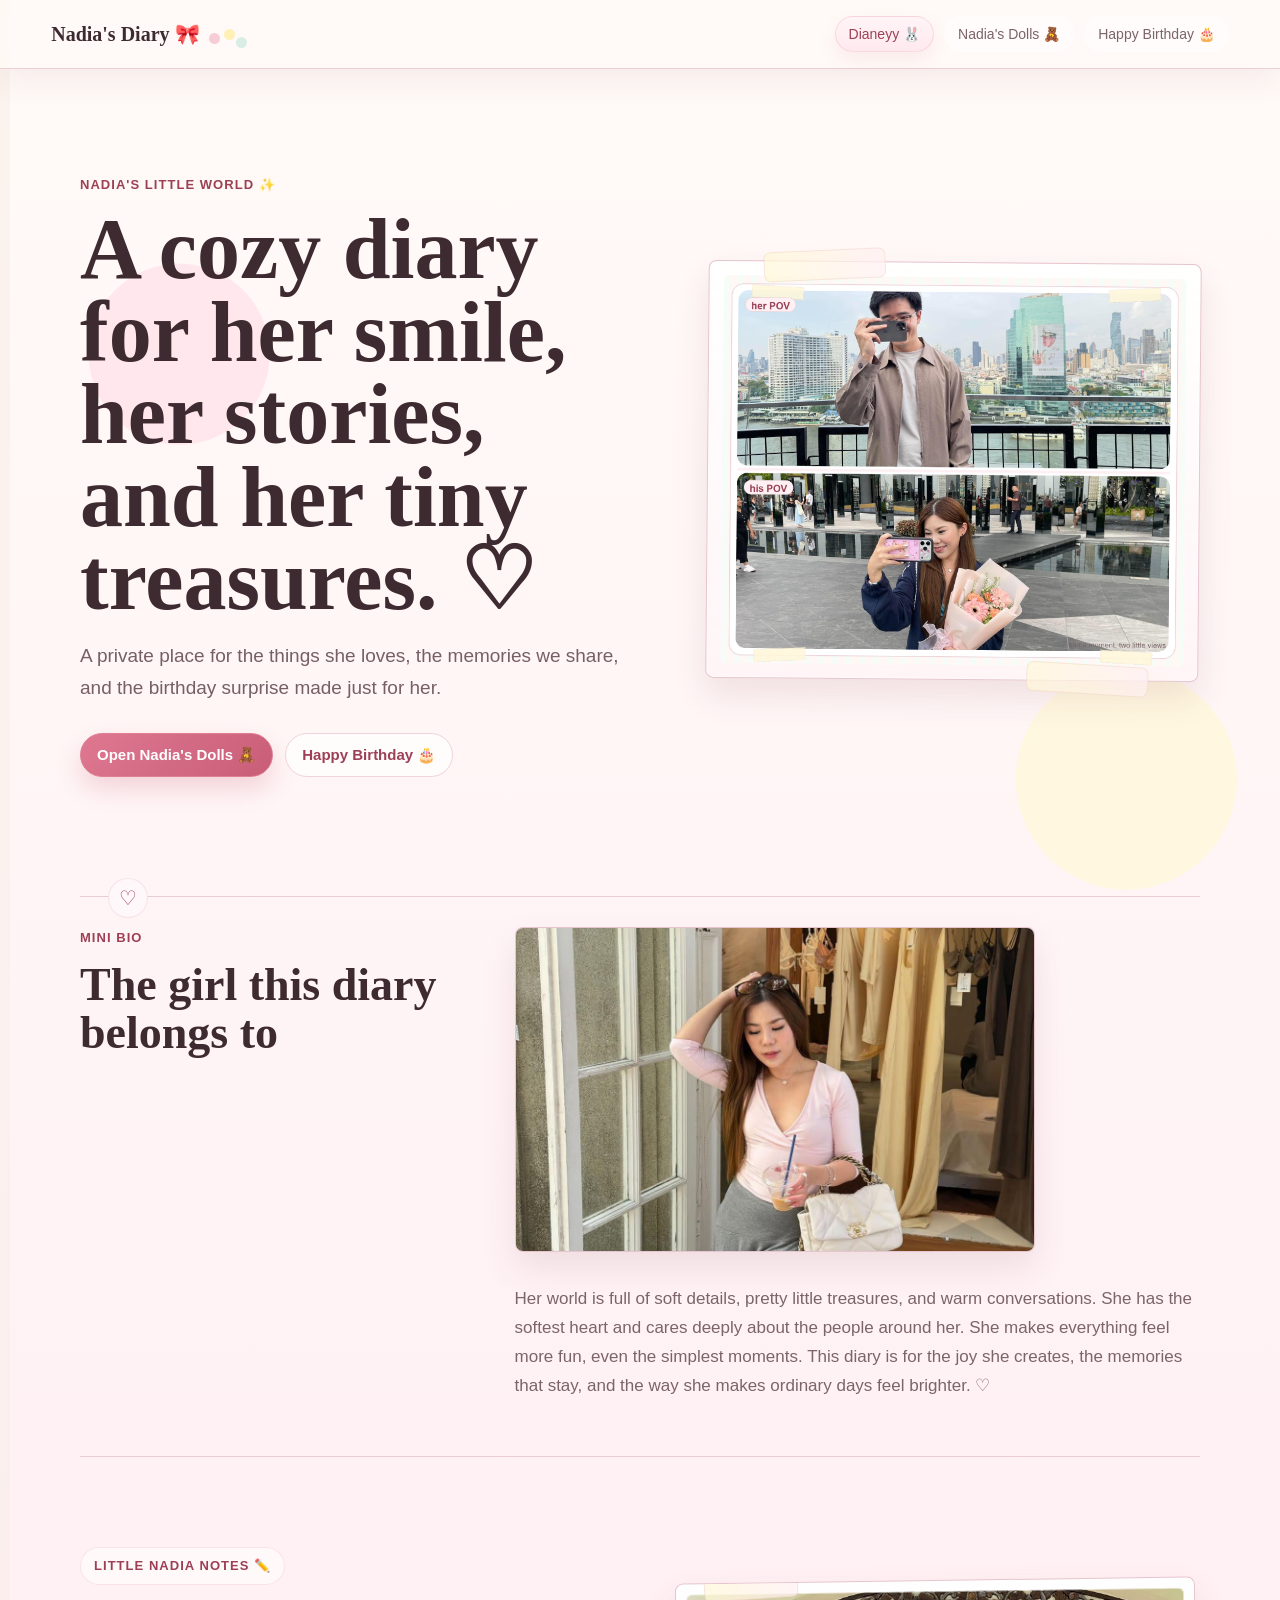
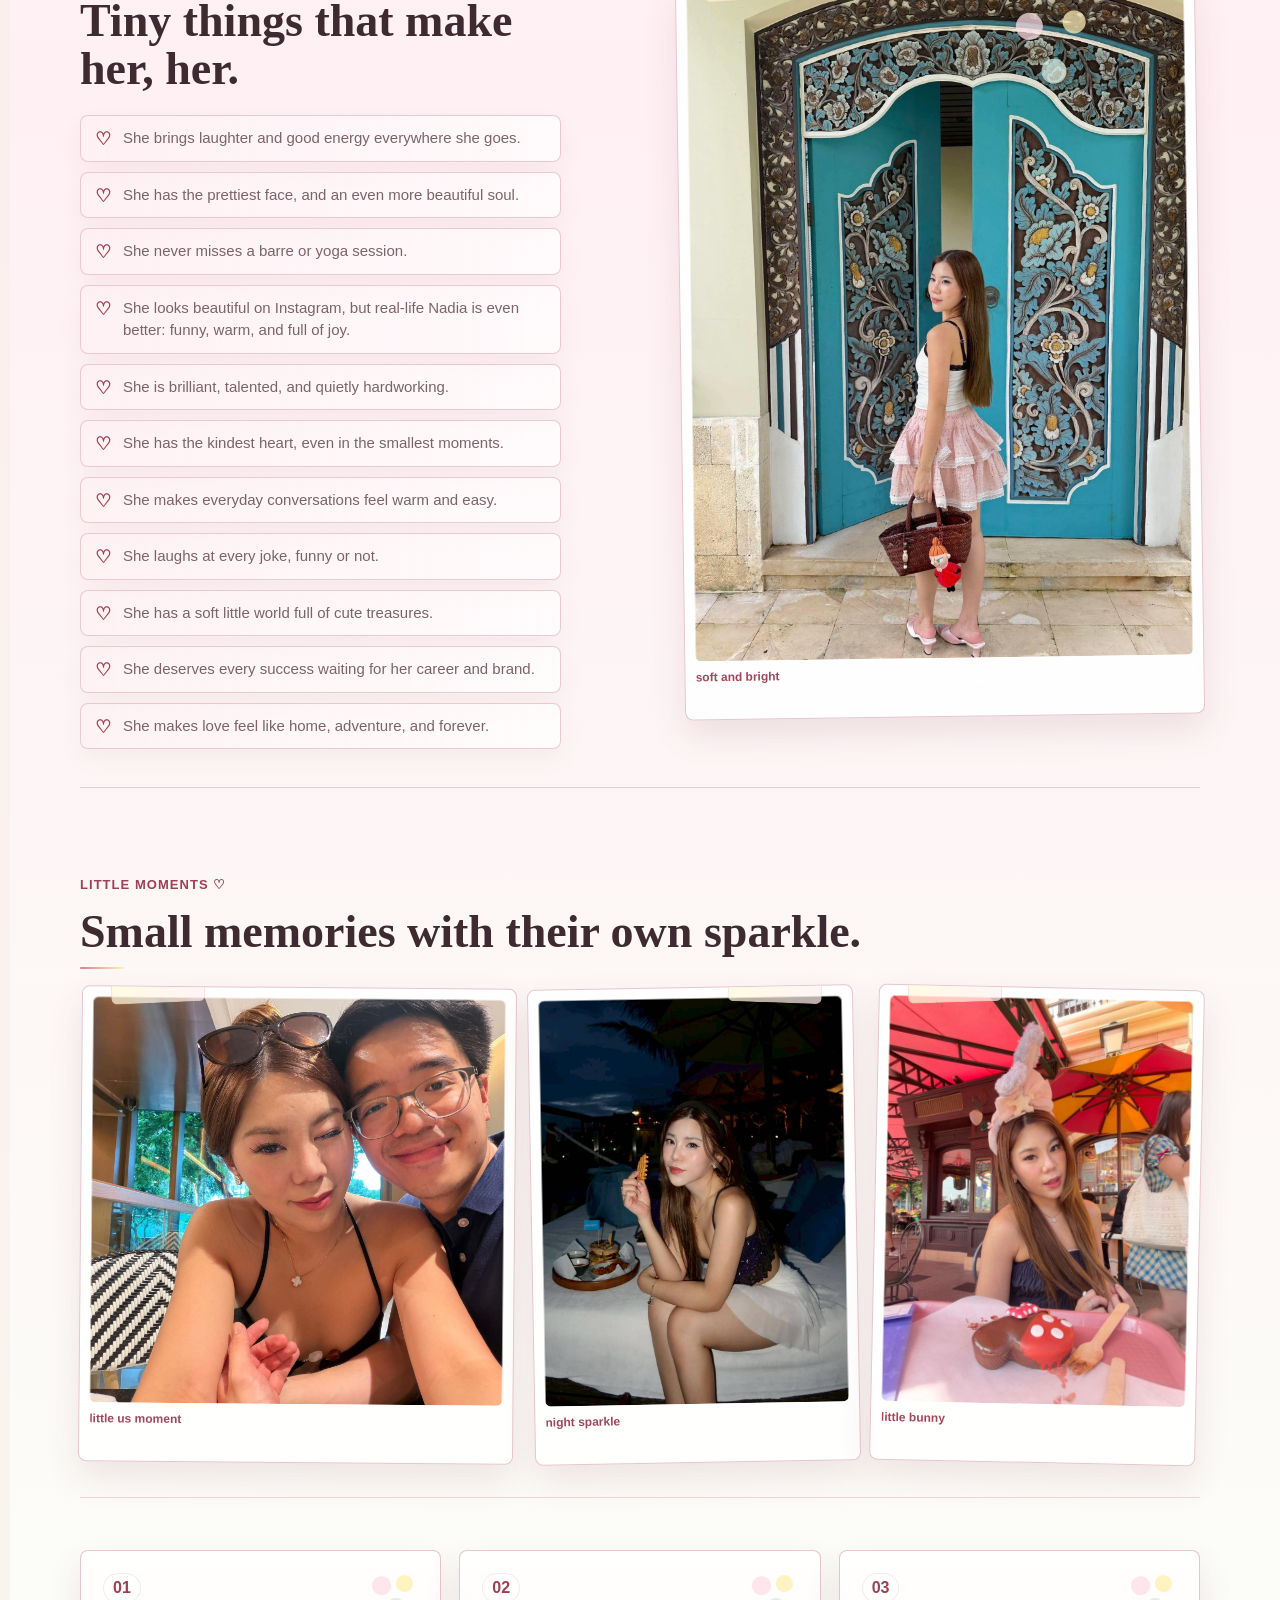
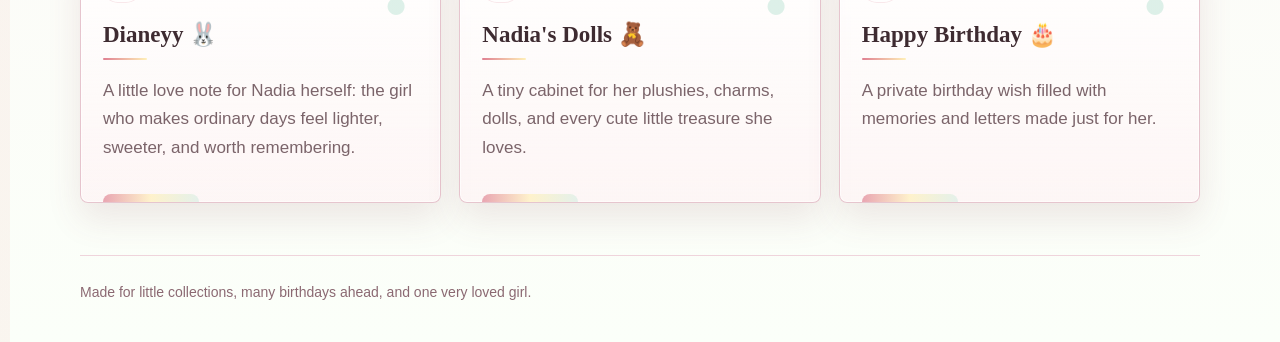
<file: index-fluffy-preview.html>
<!doctype html>
<html lang="en">
  <head>
    <meta charset="utf-8" />
    <meta name="viewport" content="width=device-width, initial-scale=1" />
    <title>Nadia's Diary 🎀</title>
    <link rel="stylesheet" href="./styles.css" />
    <link rel="stylesheet" href="./fluffy-preview.css" />
  </head>
  <body>
    <header class="site-header">
      <a class="brand" href="./index.html" id="siteTitle">Nadia's Diary 🎀</a>
      <nav aria-label="Main navigation">
        <a aria-current="page" href="./index-fluffy-preview.html">Dianeyy 🐰</a>
        <a href="./collection-fluffy-preview.html">Nadia's Dolls 🧸</a>
        <a href="./birthday-fluffy-preview.html">Happy Birthday 🎂</a>
      </nav>
    </header>

    <main>
      <section class="hero">
        <div class="hero-copy">
          <p class="eyebrow" id="homeEyebrow">Nadia's Little World ✨</p>
          <h1 id="homeHeadline">A cozy diary for her smile, her stories, and her tiny treasures.</h1>
          <p id="homeDescription"></p>
          <div class="hero-actions">
            <a class="button primary" href="./collection-fluffy-preview.html">Open Nadia's Dolls 🧸</a>
            <a class="button ghost" href="./birthday-fluffy-preview.html">Happy Birthday 🎂</a>
          </div>
        </div>
        <div class="hero-pov-frame" aria-label="His and her point of view memory">
          <img src="./assets/uploads/nadia-mac-pov-collage.jpg" alt="His and her point of view photo collage" />
        </div>
      </section>

      <section class="bio-section">
        <div>
          <p class="eyebrow" id="bioEyebrow">Mini bio</p>
          <h2 id="bioTitle">The girl this diary belongs to</h2>
        </div>
        <div class="bio-right">
          <img class="bio-photo" id="bioPhoto" alt="Bio photo" hidden />
          <p id="bioText"></p>
        </div>
      </section>

      <section class="nadia-notes-section" aria-label="Little Nadia notes">
        <div class="nadia-notes-copy">
          <p class="eyebrow">Little Nadia notes ✏️</p>
          <h2>Tiny things that make her, her.</h2>
          <ul class="nadia-notes-list">
            <li>She brings laughter and good energy everywhere she goes.</li>
            <li>She has the prettiest face, and an even more beautiful soul.</li>
            <li>She never misses a barre or yoga session.</li>
            <li>She looks beautiful on Instagram, but real-life Nadia is even better: funny, warm, and full of joy.</li>
            <li>She is brilliant, talented, and quietly hardworking.</li>
            <li>She has the kindest heart, even in the smallest moments.</li>
            <li>She makes everyday conversations feel warm and easy.</li>
            <li>She laughs at every joke, funny or not.</li>
            <li>She has a soft little world full of cute treasures.</li>
            <li>She deserves every success waiting for her career and brand.</li>
            <li>She makes love feel like home, adventure, and forever.</li>
          </ul>
        </div>
        <div class="nadia-feature-photo" aria-label="Feature photo of Nadia">
          <figure class="scrapbook-photo snap-feature">
            <img src="./assets/uploads/nadia-note-2.jpg" alt="Nadia by a blue decorated door" />
            <figcaption>soft and bright</figcaption>
          </figure>
        </div>
      </section>

      <section class="little-moments-section" aria-label="Little moments with Nadia">
        <div class="section-heading">
          <p class="eyebrow">Little moments ♡</p>
          <h2>Small memories with their own sparkle.</h2>
        </div>
        <div class="nadia-photo-collage little-moments-grid" aria-label="Photos of Nadia and memories">
          <figure class="scrapbook-photo snap-wide">
            <img src="./assets/uploads/nadia-note-couple.jpg" alt="Nadia and Mac together" />
            <figcaption>little us moment</figcaption>
          </figure>
          <figure class="scrapbook-photo snap-portrait">
            <img src="./assets/uploads/nadia-note-3.jpg" alt="Nadia with a birthday dessert" />
            <figcaption>night sparkle</figcaption>
          </figure>
          <figure class="scrapbook-photo snap-soft">
            <img src="./assets/uploads/nadia-note-4.jpg" alt="Nadia at dinner" />
            <figcaption>little bunny</figcaption>
          </figure>
        </div>
      </section>

      <section class="preview-grid" aria-label="Website sections">
        <a class="preview-link-card" href="./index-fluffy-preview.html" aria-label="Open Dianeyy">
          <span class="card-icon">01</span>
          <h3>Dianeyy 🐰</h3>
          <p>A little love note for Nadia herself: the girl who makes ordinary days feel lighter, sweeter, and worth remembering.</p>
        </a>
        <a class="preview-link-card" href="./collection-fluffy-preview.html" aria-label="Open Nadia's Dolls">
          <span class="card-icon">02</span>
          <h3>Nadia's Dolls 🧸</h3>
          <p>A tiny cabinet for her plushies, charms, dolls, and every cute little treasure she loves.</p>
        </a>
        <a class="preview-link-card" href="./birthday-fluffy-preview.html" aria-label="Open Happy Birthday">
          <span class="card-icon">03</span>
          <h3>Happy Birthday 🎂</h3>
          <p>A private birthday wish filled with memories and letters made just for her.</p>
        </a>
      </section>
    </main>

    <footer>
      Made for little collections, many birthdays ahead, and one very loved girl.
    </footer>
    <script src="./content/content.js"></script>
    <script>
      (async () => {
        try {
          const site = await window.DollDiaryContent.loadJson("./content/site.json");
          window.DollDiaryContent.setText("#siteTitle", site.siteTitle);
          document.title = site.siteTitle || document.title;
          window.DollDiaryContent.setText("#homeEyebrow", site.homeEyebrow);
          window.DollDiaryContent.setText("#homeHeadline", site.homeHeadline);
          window.DollDiaryContent.setText("#homeDescription", site.homeDescription);
          window.DollDiaryContent.setText("#bioEyebrow", site.bioEyebrow);
          window.DollDiaryContent.setText("#bioTitle", site.bioTitle);
          window.DollDiaryContent.setText("#bioText", site.bioText);
          window.DollDiaryContent.setImage("#bioPhoto", site.bioPhoto, "Photo of her");
        } catch {}
      })();
    </script>
  </body>
</html>
</file>
<file: styles.css>
:root {
  --rose: #df7f91;
  --rose-dark: #9d4055;
  --blush: #fff0f3;
  --cream: #fffaf3;
  --mint: #d8eee5;
  --ink: #3e2b31;
  --muted: #7b646a;
  --line: #efd4dc;
  --shadow: 0 18px 55px rgba(128, 69, 82, 0.16);
}

* {
  box-sizing: border-box;
}

body {
  margin: 0;
  color: var(--ink);
  font-family: Georgia, "Times New Roman", serif;
  background:
    linear-gradient(90deg, rgba(216, 238, 229, 0.38) 0 14px, transparent 14px),
    linear-gradient(#fff8f1, #ffeef3 54%, #fffaf3);
  background-size: 28px 100%, 100% 100%;
}

a {
  color: inherit;
}

.site-header {
  position: sticky;
  top: 0;
  z-index: 5;
  display: flex;
  align-items: center;
  justify-content: space-between;
  gap: 20px;
  padding: 16px clamp(18px, 4vw, 52px);
  border-bottom: 1px solid rgba(239, 212, 220, 0.8);
  background: rgba(255, 250, 243, 0.88);
  backdrop-filter: blur(14px);
}

.brand {
  font-weight: 700;
  text-decoration: none;
  letter-spacing: 0;
}

nav {
  display: flex;
  flex-wrap: wrap;
  gap: 10px;
  justify-content: flex-end;
}

nav a {
  border-radius: 999px;
  padding: 9px 13px;
  color: var(--muted);
  text-decoration: none;
  font-family: Arial, sans-serif;
  font-size: 14px;
}

nav a[aria-current="page"] {
  background: var(--blush);
  color: var(--rose-dark);
}

main {
  width: min(1120px, calc(100% - 32px));
  margin: 0 auto;
}

.hero {
  min-height: calc(100vh - 73px);
  display: grid;
  grid-template-columns: minmax(0, 1fr) minmax(300px, 0.86fr);
  gap: clamp(28px, 6vw, 72px);
  align-items: center;
  padding: 52px 0 76px;
}

.hero-copy,
.page-intro,
.birthday-hero {
  max-width: 720px;
}

.eyebrow {
  margin: 0 0 12px;
  color: var(--rose-dark);
  font-family: Arial, sans-serif;
  font-size: 13px;
  font-weight: 700;
  letter-spacing: 0.08em;
  text-transform: uppercase;
}

.eyebrow:empty {
  display: none;
}

h1,
h2,
h3,
p {
  overflow-wrap: anywhere;
}

h1 {
  margin: 0;
  font-size: clamp(42px, 7vw, 86px);
  line-height: 0.96;
  letter-spacing: 0;
}

h2 {
  margin: 0;
  font-size: clamp(28px, 4vw, 46px);
  line-height: 1.05;
}

h3 {
  margin: 0 0 10px;
  font-size: 23px;
}

p {
  color: var(--muted);
  font-family: Arial, sans-serif;
  font-size: 17px;
  line-height: 1.7;
}

.hero-copy > p:not(.eyebrow),
.page-intro > p,
.birthday-hero > p {
  max-width: 630px;
  font-size: 19px;
}

.hero-actions,
.studio-actions,
.collection-tools {
  display: flex;
  flex-wrap: wrap;
  gap: 12px;
  align-items: center;
  margin-top: 28px;
}

.edit-toggle {
  margin-top: 18px;
}

.editor-area[hidden] {
  display: none;
}

.button,
button {
  display: inline-flex;
  min-height: 44px;
  align-items: center;
  justify-content: center;
  border: 1px solid var(--line);
  border-radius: 8px;
  padding: 10px 16px;
  cursor: pointer;
  font-family: Arial, sans-serif;
  font-size: 15px;
  font-weight: 700;
  text-decoration: none;
}

.primary {
  border-color: var(--rose);
  background: var(--rose);
  color: white;
}

.ghost {
  background: rgba(255, 255, 255, 0.62);
  color: var(--rose-dark);
}

.danger {
  background: #fff;
  color: #9b2f3d;
}

.shelf-scene {
  min-height: 520px;
  position: relative;
  border: 1px solid var(--line);
  border-radius: 8px;
  overflow: hidden;
  background:
    linear-gradient(rgba(255, 255, 255, 0.5), rgba(255, 240, 243, 0.7)),
    repeating-linear-gradient(0deg, transparent 0 31px, rgba(223, 127, 145, 0.12) 31px 32px),
    var(--cream);
  box-shadow: var(--shadow);
}

.hero-pov-frame {
  position: relative;
  align-self: center;
  padding: 12px;
  border: 1px solid rgba(239, 212, 220, 0.95);
  border-radius: 8px;
  background: rgba(255, 255, 255, 0.82);
  box-shadow: var(--shadow);
  transform: rotate(0.5deg);
}

.hero-pov-frame::before,
.hero-pov-frame::after {
  content: "";
  position: absolute;
  z-index: 1;
  width: 120px;
  height: 28px;
  border: 1px solid rgba(212, 154, 120, 0.18);
  border-radius: 7px;
  background: rgba(255, 248, 216, 0.8);
}

.hero-pov-frame::before {
  top: -12px;
  left: 11%;
  transform: rotate(-3deg);
}

.hero-pov-frame::after {
  right: 10%;
  bottom: -14px;
  transform: rotate(3deg);
}

.hero-pov-frame img {
  display: block;
  width: 100%;
  border-radius: 6px;
}

.paper-note {
  position: absolute;
  top: 44px;
  left: 38px;
  width: 160px;
  padding: 20px;
  border: 1px solid #efd7bf;
  border-radius: 4px;
  transform: rotate(-4deg);
  background: #fff8d8;
  box-shadow: 0 10px 24px rgba(104, 77, 44, 0.12);
}

.paper-note span,
.paper-note strong {
  display: block;
}

.paper-note span {
  color: var(--muted);
  font-family: Arial, sans-serif;
}

.paper-note strong {
  margin-top: 6px;
  font-size: 28px;
}

.shelf {
  position: absolute;
  right: 34px;
  bottom: 62px;
  left: 34px;
  height: 190px;
  border-bottom: 18px solid #d49a78;
}

.doll-shape {
  position: absolute;
  bottom: 18px;
  width: 116px;
  height: 146px;
  border: 2px solid rgba(62, 43, 49, 0.12);
  border-radius: 48% 48% 42% 42%;
  background: #fff;
  box-shadow: 0 12px 24px rgba(128, 69, 82, 0.12);
}

.doll-shape::before,
.doll-shape::after {
  content: "";
  position: absolute;
  background: var(--ink);
}

.doll-shape::before {
  top: 52px;
  left: 34px;
  width: 9px;
  height: 9px;
  border-radius: 50%;
  box-shadow: 38px 0 0 var(--ink);
}

.doll-shape::after {
  top: 78px;
  left: 48px;
  width: 21px;
  height: 10px;
  border-bottom: 3px solid var(--ink);
  border-radius: 50%;
  background: transparent;
}

.bunny {
  left: 16px;
  background: #fff3f6;
}

.bunny .ears,
.bunny::marker {
  display: none;
}

.bunny {
  --ear-color: #fff3f6;
}

.bunny::before {
  box-shadow: 38px 0 0 var(--ink), -8px -70px 0 22px var(--ear-color), 46px -70px 0 22px var(--ear-color);
}

.bear {
  left: 50%;
  transform: translateX(-50%);
  background: #f2ddc9;
}

.bear::before {
  box-shadow: 38px 0 0 var(--ink), -16px -40px 0 24px #f2ddc9, 54px -40px 0 24px #f2ddc9;
}

.cat {
  right: 16px;
  background: #e0f0e8;
}

.cat {
  clip-path: polygon(10% 20%, 24% 0, 40% 18%, 60% 18%, 76% 0, 90% 20%, 100% 100%, 0 100%);
}

.bio-section,
.studio,
.letter,
.wish-grid,
.preview-grid {
  margin: 0 0 52px;
}

.pov-memory-section {
  display: grid;
  grid-template-columns: minmax(0, 0.42fr) minmax(0, 0.58fr);
  gap: clamp(22px, 5vw, 46px);
  align-items: center;
  margin: 0 0 52px;
  padding: 34px 0 44px;
  border-top: 1px solid var(--line);
  border-bottom: 1px solid var(--line);
}

.pov-memory-copy h2 {
  max-width: 460px;
}

.pov-memory-copy p:not(.eyebrow) {
  max-width: 460px;
}

.pov-memory-frame {
  position: relative;
  margin: 0;
  padding: 10px;
  border: 1px solid rgba(239, 212, 220, 0.94);
  border-radius: 8px;
  background: rgba(255, 255, 255, 0.82);
  box-shadow: var(--shadow);
  transform: rotate(0.5deg);
}

.pov-memory-frame::before {
  content: "";
  position: absolute;
  top: -12px;
  left: 12%;
  width: 110px;
  height: 26px;
  border: 1px solid rgba(212, 154, 120, 0.18);
  border-radius: 7px;
  background: rgba(255, 248, 216, 0.78);
  transform: rotate(-3deg);
  z-index: 1;
}

.pov-memory-frame img {
  display: block;
  width: 100%;
  border-radius: 6px;
}

.photo-memories {
  margin: 0 0 42px;
}

.photo-grid {
  display: grid;
  grid-template-columns: repeat(12, minmax(0, 1fr));
  gap: 14px;
}

.photo-card {
  margin: 0;
  border: 1px solid var(--line);
  border-radius: 8px;
  overflow: hidden;
  background: rgba(255, 255, 255, 0.62);
  box-shadow: 0 12px 32px rgba(128, 69, 82, 0.09);
}

.photo-card img {
  display: block;
  width: 100%;
  height: 100%;
  object-fit: cover;
  aspect-ratio: 4 / 5;
}

.photo-card figcaption {
  padding: 10px 12px 12px;
  color: var(--muted);
  font-family: Arial, sans-serif;
  font-size: 13px;
  line-height: 1.5;
}

.photo-card:nth-child(1) {
  grid-column: span 7;
}

.photo-card:nth-child(2) {
  grid-column: span 5;
}

.photo-card:nth-child(3) {
  grid-column: span 5;
}

.photo-card:nth-child(4) {
  grid-column: span 7;
}

.bio-section {
  display: grid;
  grid-template-columns: 0.74fr 1.26fr;
  gap: 32px;
  align-items: start;
  padding: 30px 0 38px;
  border-top: 1px solid var(--line);
  border-bottom: 1px solid var(--line);
}

.bio-right {
  display: grid;
  gap: 16px;
}

.bio-photo {
  width: 100%;
  max-width: 520px;
  aspect-ratio: 16 / 10;
  object-fit: cover;
  object-position: center 35%;
  border-radius: 8px;
  border: 1px solid var(--line);
  box-shadow: 0 12px 32px rgba(128, 69, 82, 0.09);
  background: rgba(255, 255, 255, 0.62);
}

.nadia-notes-section {
  display: grid;
  grid-template-columns: minmax(0, 0.9fr) minmax(0, 1.1fr);
  gap: clamp(22px, 5vw, 52px);
  align-items: center;
  margin: 0 0 52px;
  padding: 38px 0;
  border-bottom: 1px solid var(--line);
}

.nadia-notes-copy h2 {
  max-width: 560px;
}

.nadia-notes-list {
  display: grid;
  gap: 10px;
  margin: 22px 0 0;
  padding: 0;
  list-style: none;
}

.nadia-notes-list li {
  position: relative;
  min-height: 44px;
  padding: 11px 14px 11px 42px;
  border: 1px solid rgba(239, 212, 220, 0.9);
  border-radius: 8px;
  color: var(--muted);
  background: rgba(255, 255, 255, 0.58);
  font-family: Arial, sans-serif;
  font-size: 15px;
  line-height: 1.5;
  box-shadow: 0 10px 24px rgba(128, 69, 82, 0.06);
}

.nadia-notes-list li::before {
  content: "♡";
  position: absolute;
  left: 14px;
  top: 10px;
  color: var(--rose-dark);
  font-family: Arial, sans-serif;
  font-size: 18px;
  font-weight: 700;
}

.scrapbook-photo {
  position: relative;
  margin: 0;
  overflow: hidden;
  border: 1px solid var(--line);
  border-radius: 8px;
  padding: 10px 10px 34px;
  background: rgba(255, 255, 255, 0.88);
  box-shadow: 0 14px 34px rgba(128, 69, 82, 0.12);
}

.scrapbook-photo::before {
  content: "";
  position: absolute;
  top: -10px;
  left: 28px;
  z-index: 1;
  width: 92px;
  height: 24px;
  border: 1px solid rgba(212, 154, 120, 0.2);
  border-radius: 6px;
  background: rgba(255, 248, 216, 0.76);
  transform: rotate(-3deg);
}

.scrapbook-photo:nth-child(2)::before {
  right: 30px;
  left: auto;
  transform: rotate(3deg);
}

.scrapbook-photo::after {
  content: "";
  position: absolute;
  inset: 10px 10px 34px;
  border: 1px solid rgba(255, 255, 255, 0.6);
  border-radius: 6px;
  pointer-events: none;
}

.scrapbook-photo img {
  display: block;
  width: 100%;
  height: calc(100% - 24px);
  object-fit: cover;
  border-radius: 6px;
}

.scrapbook-photo figcaption {
  display: grid;
  min-height: 24px;
  place-items: end start;
  color: var(--rose-dark);
  font-family: Arial, sans-serif;
  font-size: 12px;
  font-weight: 700;
  line-height: 1.2;
}

.snap-feature {
  min-height: 620px;
  transform: rotate(-0.8deg);
}

.snap-feature img {
  object-position: center 18%;
}

.nadia-feature-photo {
  max-width: 520px;
  justify-self: end;
}

.little-moments-section {
  margin: 0 0 52px;
  padding: 34px 0;
  border-bottom: 1px solid var(--line);
}

.little-moments-grid {
  display: grid;
  grid-template-columns: minmax(0, 1.2fr) minmax(0, 0.9fr) minmax(0, 0.9fr);
  gap: 16px;
  align-items: stretch;
}

.little-moments-grid .scrapbook-photo {
  min-height: 330px;
}

.snap-wide {
  transform: rotate(0.5deg);
}

.snap-wide img {
  object-position: center 38%;
}

.snap-portrait {
  transform: rotate(-1deg);
}

.snap-portrait img {
  object-position: center 24%;
}

.snap-soft {
  transform: rotate(1.2deg);
}

.snap-soft img {
  object-position: center 20%;
}

.preview-grid,
.wish-grid,
.doll-grid {
  display: grid;
  grid-template-columns: repeat(3, minmax(0, 1fr));
  gap: 18px;
}

.wish-grid {
  grid-template-columns: repeat(2, minmax(0, 1fr));
  align-items: stretch;
}

.preview-grid article,
.preview-link-card,
.wish-grid article,
.doll-card,
.studio-panel,
.preview-panel,
.letter {
  border: 1px solid var(--line);
  border-radius: 8px;
  background: rgba(255, 255, 255, 0.62);
  box-shadow: 0 12px 32px rgba(128, 69, 82, 0.09);
}

.preview-grid article,
.preview-link-card,
.wish-grid article,
.doll-card {
  padding: 22px;
}

.preview-link-card {
  display: block;
  color: inherit;
  text-decoration: none;
  transition: transform 160ms ease, box-shadow 160ms ease, border-color 160ms ease;
}

.preview-link-card:hover {
  border-color: rgba(223, 127, 145, 0.54);
  box-shadow: 0 18px 42px rgba(128, 69, 82, 0.14);
  transform: translateY(-3px);
}

.preview-link-card:focus-visible {
  outline: 3px solid rgba(223, 127, 145, 0.36);
  outline-offset: 3px;
}

.wish-card {
  position: relative;
  display: grid;
  grid-template-columns: minmax(0, 1.15fr) minmax(0, 0.85fr);
  gap: 16px;
  overflow: hidden;
  background:
    radial-gradient(circle at 16px 18px, rgba(223, 127, 145, 0.14) 0 5px, transparent 6px),
    radial-gradient(circle at 48px 50px, rgba(216, 238, 229, 0.45) 0 5px, transparent 6px),
    linear-gradient(180deg, rgba(255, 240, 243, 0.68), rgba(255, 255, 255, 0.7)),
    rgba(255, 255, 255, 0.62);
  background-size: 82px 82px, 82px 82px, 100% 100%;
}

.wish-card::after {
  content: "";
  position: absolute;
  right: -28px;
  bottom: -34px;
  width: 140px;
  height: 140px;
  border: 1px solid rgba(223, 127, 145, 0.2);
  border-radius: 50%;
  background: rgba(255, 248, 216, 0.36);
  pointer-events: none;
}

.wish-text {
  position: relative;
  z-index: 1;
}

.wish-sticker {
  display: inline-grid;
  place-items: center;
  width: 54px;
  height: 54px;
  margin-bottom: 14px;
  border: 1px solid rgba(223, 127, 145, 0.22);
  border-radius: 50%;
  background:
    linear-gradient(145deg, rgba(255, 250, 243, 0.96), rgba(255, 240, 243, 0.9));
  box-shadow: 0 10px 26px rgba(128, 69, 82, 0.12);
  font-size: 29px;
  line-height: 1;
}

.wish-sticker.soft-bear {
  transform: rotate(-5deg);
}

.wish-sticker.tiny-dolls {
  background:
    linear-gradient(145deg, rgba(216, 238, 229, 0.78), rgba(255, 250, 243, 0.96));
  transform: rotate(5deg);
}

.wish-text h2 {
  margin-bottom: 10px;
}

.wish-text p {
  margin: 0 0 10px;
  font-size: 15px;
}

.wish-photos {
  display: grid;
  grid-template-columns: 1fr;
  align-content: start;
  justify-items: center;
  gap: 10px;
  padding-top: 6px;
}

.polaroid {
  position: relative;
  width: min(240px, 100%);
  margin: 0;
  padding: 10px 10px 14px;
  border: 1px solid rgba(62, 43, 49, 0.12);
  border-radius: 8px;
  background: rgba(255, 255, 255, 0.92);
  box-shadow: 0 14px 32px rgba(128, 69, 82, 0.16);
}

.polaroid::before {
  content: "";
  position: absolute;
  top: -10px;
  left: 22px;
  width: 86px;
  height: 22px;
  border: 1px solid rgba(212, 154, 120, 0.22);
  border-radius: 6px;
  background: rgba(255, 248, 216, 0.7);
  transform: rotate(-4deg);
}

.polaroid img {
  display: block;
  width: 100%;
  aspect-ratio: 4 / 5;
  object-fit: cover;
  object-position: center center;
  border-radius: 6px;
}

.polaroid.portrait-top img {
  object-fit: contain;
  object-position: center center;
  background:
    linear-gradient(180deg, rgba(255, 240, 243, 0.72), rgba(255, 250, 243, 0.88)),
    var(--cream);
}

.polaroid figcaption {
  min-height: 14px;
  margin-top: 10px;
  color: rgba(123, 100, 106, 0.95);
  font-family: Arial, sans-serif;
  font-size: 12px;
  line-height: 1.45;
}

.polaroid.tilt-a {
  transform: rotate(-2.5deg);
}

.polaroid.tilt-b {
  transform: rotate(2deg);
}

.card-icon {
  display: inline-flex;
  margin-bottom: 18px;
  color: var(--rose-dark);
  font-family: Arial, sans-serif;
  font-weight: 800;
}

.page-intro,
.birthday-hero {
  padding: 72px 0 42px;
}

.hero-memory-strip {
  position: relative;
  display: grid;
  grid-template-columns: repeat(2, minmax(0, 1fr));
  gap: 10px;
  width: min(720px, 100%);
  margin: 20px 0 16px;
  padding: 10px;
  border: 1px solid rgba(239, 212, 220, 0.95);
  border-radius: 8px;
  background: rgba(255, 255, 255, 0.76);
  box-shadow: 0 16px 36px rgba(128, 69, 82, 0.12);
  transform: rotate(-0.8deg);
}

.hero-memory-strip::before {
  content: "sweet little memory";
  position: absolute;
  right: 20px;
  top: -16px;
  padding: 7px 18px;
  border: 1px solid rgba(212, 154, 120, 0.2);
  border-radius: 999px;
  color: var(--rose-dark);
  background: rgba(255, 248, 216, 0.86);
  font-family: Arial, sans-serif;
  font-size: 12px;
  font-weight: 700;
}

.hero-memory-strip img {
  display: block;
  width: 100%;
  aspect-ratio: 465 / 340;
  height: auto;
  object-fit: cover;
  object-position: center center;
  border-radius: 6px;
}

.hero-memory-strip img:first-child {
  transform: rotate(-0.5deg);
}

.hero-memory-strip img:last-child {
  transform: rotate(0.5deg);
}

.birthday-hero-preview {
  position: relative;
}

.birthday-hero-preview::after {
  content: "";
  display: block;
  width: min(680px, 100%);
  height: 1px;
  margin-top: 30px;
  background: linear-gradient(90deg, transparent, rgba(157, 64, 85, 0.36), transparent);
}

.letter-wish-grid {
  grid-template-columns: repeat(2, minmax(0, 1fr));
  align-items: start;
}

.letter-card {
  min-height: 360px;
  padding: 0;
  overflow: hidden;
  background:
    linear-gradient(135deg, rgba(255, 250, 243, 0.96), rgba(255, 240, 243, 0.9)),
    #fff;
}

.letter-card::after {
  display: none;
}

.letter-cover {
  position: relative;
  display: grid;
  width: 100%;
  min-height: 360px;
  place-items: center;
  gap: 8px;
  border: 0;
  border-radius: 0;
  padding: 38px 24px;
  color: var(--ink);
  background:
    linear-gradient(32deg, transparent 49.5%, rgba(223, 127, 145, 0.22) 50%, transparent 50.5%),
    linear-gradient(148deg, transparent 49.5%, rgba(223, 127, 145, 0.22) 50%, transparent 50.5%),
    linear-gradient(180deg, rgba(255, 248, 216, 0.55), rgba(255, 255, 255, 0.75)),
    rgba(255, 255, 255, 0.64);
  box-shadow: inset 0 0 0 1px rgba(239, 212, 220, 0.8);
  text-align: center;
}

.letter-cover::before,
.letter-cover::after {
  content: "";
  position: absolute;
  pointer-events: none;
}

.letter-cover::before {
  inset: 24px;
  border: 1px solid rgba(157, 64, 85, 0.18);
  border-radius: 8px;
}

.letter-cover::after {
  right: 18px;
  bottom: 18px;
  width: 92px;
  height: 92px;
  border-radius: 50%;
  background: rgba(216, 238, 229, 0.5);
  box-shadow: -48px -214px 0 -30px rgba(223, 127, 145, 0.18);
}

.letter-seal {
  position: relative;
  z-index: 1;
  display: grid;
  width: 76px;
  height: 76px;
  place-items: center;
  border: 1px solid rgba(157, 64, 85, 0.18);
  border-radius: 50%;
  background: rgba(255, 240, 243, 0.96);
  box-shadow: 0 14px 30px rgba(128, 69, 82, 0.14);
  font-size: 38px;
}

.letter-cover-title {
  position: relative;
  z-index: 1;
  font-family: Georgia, "Times New Roman", serif;
  font-size: clamp(34px, 5vw, 52px);
  font-weight: 700;
  line-height: 1;
}

.letter-cover-subtitle {
  position: relative;
  z-index: 1;
  color: var(--rose-dark);
  font-family: Arial, sans-serif;
  font-size: 12px;
  font-weight: 700;
  text-transform: uppercase;
}

.letter-card.is-open .letter-cover {
  min-height: 112px;
  padding: 22px 20px;
  border-bottom: 1px solid rgba(239, 212, 220, 0.9);
}

.letter-card.is-open .letter-cover::before,
.letter-card.is-open .letter-cover::after,
.letter-card.is-open .letter-cover-subtitle {
  display: none;
}

.letter-card.is-open .letter-seal {
  width: 52px;
  height: 52px;
  font-size: 28px;
}

.letter-card.is-open .letter-cover-title {
  font-size: 28px;
}

.letter-inside {
  display: grid;
  grid-template-columns: minmax(0, 1.08fr) minmax(0, 0.92fr);
  gap: 16px;
  padding: 24px;
  background:
    linear-gradient(90deg, rgba(216, 238, 229, 0.22) 0 12px, transparent 12px),
    linear-gradient(180deg, rgba(255, 255, 255, 0.78), rgba(255, 250, 243, 0.84));
  background-size: 24px 100%, 100% 100%;
}

.letter-inside[hidden] {
  display: none;
}

.studio {
  display: grid;
  grid-template-columns: minmax(0, 1.18fr) minmax(280px, 0.82fr);
  gap: 18px;
}

.studio-panel,
.preview-panel {
  padding: 24px;
}

label {
  display: grid;
  gap: 8px;
  margin-top: 16px;
  color: var(--rose-dark);
  font-family: Arial, sans-serif;
  font-size: 14px;
  font-weight: 700;
}

input,
textarea {
  width: 100%;
  border: 1px solid var(--line);
  border-radius: 8px;
  padding: 12px 13px;
  color: var(--ink);
  background: #fff;
  font: 15px Arial, sans-serif;
}

textarea {
  resize: vertical;
}

.field-row {
  display: grid;
  grid-template-columns: 1fr 1fr;
  gap: 12px;
}

.photo-preview,
.doll-photo {
  display: grid;
  place-items: center;
  overflow: hidden;
  border: 1px dashed #e3b7c2;
  border-radius: 8px;
  background:
    linear-gradient(135deg, rgba(255, 240, 243, 0.8), rgba(216, 238, 229, 0.62)),
    #fff;
}

.photo-preview {
  min-height: 330px;
}

.photo-preview span,
.doll-photo span {
  color: var(--muted);
  font-family: Arial, sans-serif;
  font-weight: 700;
}

.photo-preview img,
.doll-photo img {
  width: 100%;
  height: 100%;
  object-fit: cover;
}

.collection-tools {
  margin-bottom: 42px;
}

.file-button input {
  display: none;
}

.section-heading {
  margin-bottom: 18px;
}

.doll-card {
  display: grid;
  gap: 14px;
}

.doll-photo {
  aspect-ratio: 1;
}

.doll-card h3 {
  margin-bottom: 0;
}

.doll-card p {
  margin: 0;
  font-size: 15px;
}

.doll-preview-hero {
  max-width: 780px;
}

.cabinet-hero {
  max-width: 850px;
}

.cabinet-hero h1 {
  max-width: 760px;
}

.cabinet-hero-photo {
  position: relative;
  width: min(680px, 100%);
  margin: 22px 0 0;
  padding: 10px;
  border: 1px solid rgba(239, 212, 220, 0.95);
  border-radius: 8px;
  background: rgba(255, 255, 255, 0.82);
  box-shadow: var(--shadow);
  transform: rotate(-0.4deg);
}

.cabinet-hero-photo::before {
  content: "";
  position: absolute;
  top: -12px;
  left: 42px;
  width: 112px;
  height: 26px;
  border: 1px solid rgba(212, 154, 120, 0.18);
  border-radius: 7px;
  background: rgba(255, 248, 216, 0.82);
  transform: rotate(-3deg);
  z-index: 1;
}

.cabinet-hero-photo img {
  display: block;
  width: 100%;
  aspect-ratio: 16 / 9;
  object-fit: cover;
  object-position: center 72%;
  border-radius: 6px;
}

.doll-studio-preview {
  display: grid;
  grid-template-columns: 1fr;
  gap: 22px;
  align-items: start;
  margin: 48px 0;
  padding: 26px;
  border: 1px solid var(--line);
  border-radius: 8px;
  background:
    linear-gradient(90deg, rgba(216, 238, 229, 0.24) 0 16px, transparent 16px),
    linear-gradient(180deg, rgba(255, 255, 255, 0.72), rgba(255, 240, 243, 0.56));
  background-size: 32px 100%, 100% 100%;
  box-shadow: var(--shadow);
}

.drawer-editor {
  max-width: 860px;
  margin-right: auto;
  margin-left: auto;
}

.drawer-editor-cover {
  position: relative;
  display: grid;
  width: 100%;
  min-height: 140px;
  grid-template-columns: auto minmax(0, 1fr);
  gap: 10px 16px;
  align-items: center;
  border: 1px solid rgba(223, 127, 145, 0.22);
  border-radius: 8px;
  padding: 24px 28px;
  color: var(--ink);
  background:
    linear-gradient(135deg, rgba(255, 248, 216, 0.62), rgba(255, 240, 243, 0.8)),
    rgba(255, 255, 255, 0.72);
  box-shadow: 0 14px 30px rgba(128, 69, 82, 0.09);
  text-align: left;
}

.drawer-editor-cover::after {
  content: "";
  position: absolute;
  right: 24px;
  top: 50%;
  width: 68px;
  height: 10px;
  border-radius: 999px;
  background: rgba(157, 64, 85, 0.18);
  transform: translateY(-50%);
}

.drawer-editor-cover span {
  display: grid;
  width: 54px;
  height: 54px;
  place-items: center;
  border: 1px solid rgba(223, 127, 145, 0.2);
  border-radius: 50%;
  background: rgba(255, 255, 255, 0.72);
  font-size: 26px;
}

.drawer-editor-cover strong,
.drawer-editor-cover small {
  position: relative;
  z-index: 1;
  grid-column: 2;
}

.drawer-editor-cover strong {
  align-self: end;
  font-family: Georgia, "Times New Roman", serif;
  font-size: clamp(25px, 4vw, 38px);
  line-height: 1;
}

.drawer-editor-cover small {
  align-self: start;
  color: var(--muted);
  font-family: Arial, sans-serif;
  font-size: 14px;
  line-height: 1.5;
}

.drawer-editor-cover[aria-expanded="true"] {
  border-bottom-right-radius: 0;
  border-bottom-left-radius: 0;
}

.preview-doll-form {
  display: grid;
  gap: 2px;
  padding-top: 8px;
}

.preview-doll-form[hidden] {
  display: none;
}

.doll-keepsake-grid {
  position: relative;
  align-items: start;
  padding: 18px;
  border: 1px solid rgba(239, 212, 220, 0.9);
  border-radius: 8px;
  background:
    linear-gradient(180deg, rgba(212, 154, 120, 0.16) 0 13px, transparent 13px 31px),
    linear-gradient(90deg, rgba(216, 238, 229, 0.24) 0 16px, transparent 16px),
    rgba(255, 250, 243, 0.62);
  background-size: 100% 156px, 32px 100%, 100% 100%;
  box-shadow: var(--shadow);
}

.doll-keepsake-card {
  position: relative;
  overflow: hidden;
  padding: 0;
  border: 1px solid rgba(212, 154, 120, 0.28);
  border-radius: 8px;
  background:
    linear-gradient(180deg, rgba(255, 255, 255, 0.72), rgba(255, 240, 243, 0.62)),
    rgba(255, 255, 255, 0.74);
  box-shadow:
    inset 0 -12px 0 rgba(212, 154, 120, 0.13),
    0 12px 32px rgba(128, 69, 82, 0.09);
}

.doll-keepsake-card::before {
  content: "";
  position: absolute;
  inset: 10px;
  border: 1px solid rgba(255, 255, 255, 0.7);
  border-radius: 6px;
  pointer-events: none;
  z-index: 2;
}

.doll-cover {
  position: relative;
  display: grid;
  width: 100%;
  min-height: 265px;
  place-items: center;
  gap: 8px;
  border: 0;
  border-radius: 0;
  padding: 28px 18px;
  color: var(--ink);
  background:
    linear-gradient(90deg, rgba(255, 255, 255, 0.42), transparent 18%, transparent 82%, rgba(157, 64, 85, 0.08)),
    linear-gradient(180deg, rgba(255, 250, 243, 0.94), rgba(255, 240, 243, 0.9));
  text-align: center;
  transition: min-height 180ms ease, background 180ms ease;
}

.doll-cover::before {
  content: "";
  position: absolute;
  inset: 0 50% 0 auto;
  width: 1px;
  border: 0;
  background: rgba(157, 64, 85, 0.16);
  border-radius: 0;
  pointer-events: none;
}

.doll-cover::after {
  content: "";
  position: absolute;
  right: 16px;
  top: 50%;
  width: 10px;
  height: 38px;
  border-radius: 999px;
  background: rgba(157, 64, 85, 0.22);
  transform: translateY(-50%);
  pointer-events: none;
}

.doll-cover-bow {
  position: relative;
  z-index: 1;
  display: grid;
  width: 68px;
  height: 68px;
  place-items: center;
  border: 1px solid rgba(223, 127, 145, 0.24);
  border-radius: 50%;
  background: rgba(255, 255, 255, 0.82);
  box-shadow: 0 12px 28px rgba(128, 69, 82, 0.14);
  font-size: 34px;
}

.doll-cover-title {
  position: relative;
  z-index: 1;
  font-family: Georgia, "Times New Roman", serif;
  font-size: 34px;
  font-weight: 700;
  line-height: 1;
}

.doll-cover-tag,
.doll-personality {
  position: relative;
  z-index: 1;
  display: inline-flex;
  width: fit-content;
  max-width: 100%;
  border: 1px solid rgba(223, 127, 145, 0.22);
  border-radius: 999px;
  padding: 6px 10px;
  color: var(--rose-dark);
  background: rgba(255, 255, 255, 0.72);
  font-family: Arial, sans-serif;
  font-size: 12px;
  font-weight: 700;
}

.doll-keepsake-card.is-open .doll-cover {
  min-height: 88px;
  padding: 18px;
  border-bottom: 1px solid rgba(239, 212, 220, 0.92);
  background:
    linear-gradient(90deg, rgba(255, 255, 255, 0.55), transparent),
    rgba(255, 248, 216, 0.72);
}

.doll-keepsake-card.is-open .doll-cover::after,
.doll-keepsake-card.is-open .doll-cover-tag {
  display: none;
}

.doll-keepsake-card.is-open .doll-cover-bow {
  width: 48px;
  height: 48px;
  font-size: 25px;
}

.doll-keepsake-card.is-open .doll-cover-title {
  font-size: 26px;
}

.doll-keepsake-inside {
  display: grid;
  gap: 14px;
  padding: 18px;
  background:
    linear-gradient(180deg, transparent calc(100% - 14px), rgba(212, 154, 120, 0.16) calc(100% - 14px)),
    rgba(255, 255, 255, 0.42);
}

.doll-keepsake-inside[hidden] {
  display: none;
}

.doll-personality {
  margin-bottom: 10px;
  background: rgba(255, 240, 243, 0.78);
}

.letter {
  max-width: 820px;
  padding: clamp(24px, 5vw, 48px);
}

.letter p {
  color: var(--ink);
  font-size: 18px;
}

footer {
  width: min(1120px, calc(100% - 32px));
  margin: 52px auto 0;
  padding: 28px 0 42px;
  border-top: 1px solid var(--line);
  color: var(--muted);
  font-family: Arial, sans-serif;
  font-size: 14px;
}

footer:empty {
  display: none;
}

@media (max-width: 820px) {
  .site-header,
  .hero,
  .pov-memory-section,
  .bio-section,
  .nadia-notes-section,
  .studio,
  .doll-studio-preview {
    grid-template-columns: 1fr;
  }

  .site-header {
    display: grid;
    justify-items: start;
  }

  nav {
    justify-content: flex-start;
  }

  .hero {
    min-height: auto;
    padding-top: 38px;
    gap: 26px;
  }

  .hero-pov-frame {
    padding: 8px;
    transform: rotate(0);
  }

  .hero-pov-frame::before,
  .hero-pov-frame::after {
    width: 86px;
    height: 22px;
  }

  .shelf-scene {
    min-height: 430px;
  }

  .preview-grid,
  .wish-grid:not(.letter-wish-grid),
  .doll-grid {
    grid-template-columns: 1fr;
  }

  .letter-wish-grid {
    grid-template-columns: 1fr;
  }

  .photo-grid {
    grid-template-columns: 1fr;
  }

  .photo-card:nth-child(1),
  .photo-card:nth-child(2),
  .photo-card:nth-child(3),
  .photo-card:nth-child(4) {
    grid-column: auto;
  }

  .bio-photo {
    max-width: 100%;
  }

  .nadia-feature-photo {
    max-width: 100%;
    justify-self: stretch;
  }

  .nadia-notes-section {
    gap: 24px;
    padding-top: 30px;
  }

  .little-moments-section {
    padding-top: 26px;
  }

  .little-moments-grid {
    grid-template-columns: 1fr;
  }

  .snap-feature,
  .snap-wide,
  .snap-portrait,
  .snap-soft {
    min-height: 250px;
  }

  .snap-feature {
    min-height: 520px;
  }

  .snap-wide {
    min-height: 260px;
  }

  .snap-soft {
    min-height: 320px;
  }

  .field-row {
    grid-template-columns: 1fr;
  }

  .wish-card {
    grid-template-columns: 1fr;
  }

  .letter-inside {
    grid-template-columns: 1fr;
  }

  .wish-photos {
    padding-top: 0;
    grid-template-columns: 1fr;
    justify-items: stretch;
  }

  .polaroid {
    width: 100%;
  }

  h1 {
    font-size: clamp(38px, 13vw, 58px);
  }

  .hero-memory-strip {
    margin-top: 18px;
    gap: 7px;
    padding: 7px;
  }

}

@media (max-width: 520px) {
  main {
    width: min(100% - 20px, 1120px);
  }

  .site-header {
    gap: 12px;
    padding: 14px 12px;
  }

  nav {
    gap: 7px;
  }

  nav a {
    padding: 8px 10px;
    font-size: 13px;
  }

  .hero {
    padding-top: 28px;
  }

  .hero-actions {
    align-items: stretch;
  }

  .hero-actions .button {
    flex: 1 1 100%;
  }

  .snap-feature {
    min-height: 460px;
  }

  .little-moments-grid .scrapbook-photo {
    min-height: 300px;
  }

  .letter-cover {
    min-height: 300px;
  }

  .letter-inside {
    padding: 18px;
  }

  .doll-studio-preview {
    padding: 18px;
  }

  .doll-keepsake-grid {
    padding: 12px;
  }
}
</file>
<file: fluffy-preview.css>
body {
  background:
    radial-gradient(circle at 14% 10%, rgba(255, 224, 232, 0.7) 0 90px, transparent 91px),
    radial-gradient(circle at 88% 22%, rgba(255, 248, 216, 0.72) 0 110px, transparent 111px),
    linear-gradient(90deg, rgba(248, 238, 232, 0.58) 0 10px, transparent 10px 30px),
    linear-gradient(180deg, #fffaf7, #fff0f4 48%, #fbfff9);
}

.site-header {
  border-bottom-color: rgba(228, 191, 201, 0.74);
  background: rgba(255, 250, 247, 0.86);
  box-shadow: 0 10px 32px rgba(128, 69, 82, 0.08);
}

.brand {
  position: relative;
  font-size: 20px;
}

.brand::after {
  content: "";
  position: absolute;
  right: -20px;
  bottom: 2px;
  width: 11px;
  height: 11px;
  border-radius: 50%;
  background: #f6ccd7;
  box-shadow: 15px -4px 0 #fff0b8, 27px 4px 0 #d8eee5;
}

nav a {
  border: 1px solid transparent;
  background: rgba(255, 255, 255, 0.46);
}

nav a[aria-current="page"] {
  border-color: rgba(223, 127, 145, 0.2);
  background: linear-gradient(180deg, #fff4f7, #ffe9ef);
  box-shadow: 0 8px 18px rgba(223, 127, 145, 0.12);
}

.hero {
  gap: clamp(26px, 5vw, 54px);
}

.hero-copy {
  position: relative;
  padding-top: 10px;
}

h1 {
  text-wrap: balance;
}

.hero-copy > p:not(.eyebrow),
.page-intro > p,
.birthday-hero > p {
  color: #765f66;
}

.button {
  border-radius: 999px;
}

.primary {
  background: linear-gradient(135deg, #de7890, #c95d78);
  box-shadow: 0 12px 24px rgba(201, 93, 120, 0.22);
}

.ghost {
  background: rgba(255, 255, 255, 0.72);
}

.hero-pov-frame,
.pov-memory-frame,
.hero-memory-strip,
.scrapbook-photo,
.doll-keepsake-card,
.wish-card,
.preview-link-card,
.photo-card,
.bio-photo {
  border-color: rgba(228, 191, 201, 0.9);
  box-shadow:
    0 16px 34px rgba(128, 69, 82, 0.12),
    inset 0 0 0 1px rgba(255, 255, 255, 0.58);
}

.hero-pov-frame {
  padding: 14px;
  background:
    linear-gradient(180deg, rgba(255, 255, 255, 0.9), rgba(255, 244, 247, 0.82));
}

.hero-pov-frame::before,
.hero-pov-frame::after,
.scrapbook-photo::before,
.polaroid::before,
.hero-memory-strip::before {
  background:
    linear-gradient(90deg, rgba(255, 248, 216, 0.72), rgba(255, 240, 243, 0.72));
}

.bio-section,
.nadia-notes-section,
.pov-memory-section {
  border-color: rgba(228, 191, 201, 0.72);
}

.nadia-notes-section,
.preview-grid {
  position: relative;
}

.nadia-notes-section::after {
  content: "";
  position: absolute;
  top: 86px;
  right: 8%;
  width: 112px;
  height: 112px;
  border-radius: 50%;
  background:
    radial-gradient(circle at 28% 28%, #ffe1ea 0 13px, transparent 14px),
    radial-gradient(circle at 68% 24%, #fff1b8 0 11px, transparent 12px),
    radial-gradient(circle at 50% 68%, #d8eee5 0 12px, transparent 13px);
  opacity: 0.72;
  pointer-events: none;
}

.nadia-notes-copy {
  position: relative;
  z-index: 1;
}

.nadia-notes-copy .eyebrow {
  display: inline-flex;
  align-items: center;
  border: 1px solid rgba(223, 127, 145, 0.18);
  border-radius: 999px;
  padding: 7px 13px;
  background: rgba(255, 255, 255, 0.58);
}

.bio-section {
  position: relative;
}

.bio-section::before {
  content: "♡";
  position: absolute;
  top: -19px;
  left: 28px;
  display: grid;
  width: 38px;
  height: 38px;
  place-items: center;
  border: 1px solid rgba(223, 127, 145, 0.18);
  border-radius: 50%;
  color: var(--rose-dark);
  background: #fff8fb;
  font-family: Arial, sans-serif;
  font-size: 20px;
}

.nadia-notes-list li {
  border-color: rgba(228, 191, 201, 0.8);
  background:
    linear-gradient(90deg, rgba(255, 240, 243, 0.54), rgba(255, 255, 255, 0.66));
}

.nadia-notes-list li::before {
  content: "♡";
}

.scrapbook-collage {
  gap: 16px;
}

.scrapbook-photo figcaption {
  color: #a2475b;
}

.preview-link-card {
  position: relative;
  min-height: 182px;
  background:
    linear-gradient(180deg, rgba(255, 255, 255, 0.88), rgba(255, 240, 243, 0.58));
  overflow: hidden;
}

.preview-link-card::before {
  content: "";
  position: absolute;
  top: 18px;
  right: 20px;
  width: 52px;
  height: 52px;
  border-radius: 50%;
  background:
    radial-gradient(circle at 26% 32%, rgba(255, 225, 234, 0.95) 0 9px, transparent 10px),
    radial-gradient(circle at 70% 28%, rgba(255, 241, 184, 0.95) 0 8px, transparent 9px),
    radial-gradient(circle at 54% 72%, rgba(216, 238, 229, 0.95) 0 8px, transparent 9px);
  opacity: 0.9;
}

.preview-link-card::after {
  content: "";
  position: absolute;
  left: 22px;
  bottom: 0;
  width: 96px;
  height: 8px;
  border-radius: 999px 999px 0 0;
  background: linear-gradient(90deg, #df7f91, #fff0b8, #d8eee5);
  opacity: 0.68;
}

.preview-link-card .card-icon {
  position: relative;
  z-index: 1;
  border: 1px solid rgba(223, 127, 145, 0.18);
  border-radius: 999px;
  padding: 5px 9px;
  background: rgba(255, 255, 255, 0.66);
}

.preview-link-card h3,
.preview-link-card p {
  position: relative;
  z-index: 1;
}

.preview-link-card h3::after,
.wish-text h2::after,
.section-heading h2::after {
  content: "";
  display: block;
  width: 44px;
  height: 2px;
  margin-top: 10px;
  border-radius: 999px;
  background: linear-gradient(90deg, #df7f91, #fff0b8);
}

.doll-keepsake-grid {
  background:
    linear-gradient(180deg, rgba(212, 154, 120, 0.14) 0 12px, transparent 12px 31px),
    linear-gradient(90deg, rgba(255, 240, 243, 0.52) 0 16px, transparent 16px),
    rgba(255, 250, 247, 0.7);
}

.doll-cover {
  background:
    linear-gradient(90deg, rgba(255, 255, 255, 0.5), transparent 20%, transparent 80%, rgba(157, 64, 85, 0.08)),
    linear-gradient(180deg, #fff8f3, #ffeef4);
}

.letter-cover {
  background:
    linear-gradient(32deg, transparent 49.5%, rgba(223, 127, 145, 0.18) 50%, transparent 50.5%),
    linear-gradient(148deg, transparent 49.5%, rgba(223, 127, 145, 0.18) 50%, transparent 50.5%),
    linear-gradient(180deg, rgba(255, 248, 216, 0.65), rgba(255, 240, 243, 0.75));
}

footer {
  color: #8b6972;
}
</file>
<file: birthday-envelope-preview.css>
.envelope-stage {
  padding: 26px clamp(18px, 5vw, 76px) 72px;
}

.envelope-intro {
  max-width: 1120px;
  margin: 0 auto 22px;
}

.envelope-intro .eyebrow {
  display: inline-flex;
  align-items: center;
  gap: 8px;
  padding: 8px 14px;
  border: 1px solid rgba(226, 126, 154, 0.28);
  border-radius: 999px;
  background: rgba(255, 250, 244, 0.76);
  color: #a83d5a;
}

.envelope-intro h2 {
  margin: 16px 0 8px;
  font-size: clamp(2rem, 5vw, 4rem);
  line-height: 0.98;
}

.envelope-intro p {
  max-width: 660px;
  color: #7d646d;
  font-size: 1.08rem;
  line-height: 1.6;
}

.envelope-grid {
  display: grid;
  grid-template-columns: repeat(2, minmax(0, 1fr));
  gap: 22px;
  max-width: 1120px;
  margin: 0 auto;
}

.envelope-card {
  position: relative;
  min-height: 0;
  display: grid;
}

.envelope-card .wish-card {
  min-height: 560px;
  height: auto;
  padding: 22px;
  background:
    linear-gradient(180deg, rgba(255, 255, 255, 0.76), rgba(255, 255, 255, 0.72)),
    rgba(255, 255, 255, 0.62);
}

.envelope-card .wish-text h3 {
  font-size: clamp(2.4rem, 4.6vw, 4rem);
  line-height: 0.96;
}

.envelope-card .wish-text p {
  font-size: 16px;
  line-height: 1.68;
}

.envelope-card .polaroid figcaption {
  font-size: 13px;
}

.envelope-cover {
  position: absolute;
  inset: 0;
  z-index: 5;
  display: grid;
  place-items: center;
  border: 1px solid rgba(226, 126, 154, 0.3);
  border-radius: 8px;
  background:
    linear-gradient(32deg, transparent 49.7%, rgba(226, 126, 154, 0.18) 50%, transparent 50.4%),
    linear-gradient(-32deg, transparent 49.7%, rgba(226, 126, 154, 0.18) 50%, transparent 50.4%),
    linear-gradient(155deg, rgba(255, 250, 251, 0.96), rgba(255, 229, 238, 0.92));
  box-shadow: 0 22px 52px rgba(107, 59, 72, 0.13);
  color: #412a34;
  cursor: pointer;
  overflow: hidden;
  transition: transform 0.62s ease, opacity 0.42s ease;
}

.envelope-cover::before {
  content: "";
  position: absolute;
  left: 0;
  right: 0;
  bottom: -1px;
  height: 54%;
  background:
    linear-gradient(142deg, transparent 49.5%, rgba(226, 126, 154, 0.22) 50%, transparent 50.8%),
    linear-gradient(-142deg, transparent 49.5%, rgba(226, 126, 154, 0.22) 50%, transparent 50.8%),
    rgba(255, 239, 245, 0.72);
}

.envelope-cover-inner {
  position: relative;
  z-index: 2;
  display: grid;
  justify-items: center;
  gap: 12px;
  transform: translateY(-8px);
}

.wax-seal {
  display: grid;
  place-items: center;
  width: 78px;
  height: 78px;
  border-radius: 50%;
  background: #fff7fa;
  border: 1px solid rgba(226, 126, 154, 0.24);
  box-shadow: 0 12px 24px rgba(161, 69, 92, 0.13);
  font-size: 2rem;
}

.envelope-cover strong {
  font-family: Georgia, "Times New Roman", serif;
  font-size: clamp(2.1rem, 5vw, 4rem);
  line-height: 0.92;
}

.envelope-cover span:last-child {
  padding: 8px 14px;
  border-radius: 999px;
  background: #fff9fb;
  border: 1px solid rgba(226, 126, 154, 0.28);
  color: #a83d5a;
  font-weight: 700;
  font-size: 0.86rem;
}

.envelope-card.is-open .envelope-cover {
  transform: translateY(-104%);
  opacity: 0;
  pointer-events: none;
}

.close-envelope {
  position: absolute;
  right: 18px;
  bottom: 18px;
  z-index: 4;
  border: 1px solid rgba(226, 126, 154, 0.28);
  border-radius: 999px;
  background: rgba(255, 255, 255, 0.86);
  color: #a83d5a;
  padding: 8px 12px;
  font-weight: 700;
  cursor: pointer;
}

@media (max-width: 860px) {
  .site-header {
    gap: 14px;
  }

  .brand {
    font-size: 21px;
  }

  nav a {
    min-height: 42px;
    padding: 10px 14px;
    font-size: 14px;
  }

  .birthday-hero > p,
  .hero-copy > p:not(.eyebrow),
  .page-intro p,
  .bio-section p,
  .nadia-notes-list li,
  .doll-card p,
  .doll-personality,
  .collection-tools p {
    font-size: 16px;
    line-height: 1.68;
  }

  .eyebrow {
    font-size: 13px;
  }

  .envelope-grid {
    grid-template-columns: 1fr;
  }

  .envelope-card .wish-card {
    min-height: 0;
  }

  .envelope-intro h2 {
    font-size: clamp(2.25rem, 9vw, 3.6rem);
  }

  .envelope-intro p {
    font-size: 16px;
  }

  .envelope-card .wish-text h3 {
    font-size: clamp(2.45rem, 10vw, 3.8rem);
  }

  .envelope-card .wish-text p {
    font-size: 16.5px;
    line-height: 1.72;
  }

  .envelope-cover span:last-child,
  .close-envelope {
    font-size: 14px;
  }
}

@media (max-width: 520px) {
  nav {
    gap: 8px;
  }

  nav a {
    font-size: 14px;
    padding: 10px 12px;
  }

  .envelope-stage {
    padding-left: 14px;
    padding-right: 14px;
  }
}
</file>
<file: collection-edit-preview.css>
.doll-card-actions {
  position: relative;
  z-index: 4;
  display: none;
  justify-content: flex-end;
  padding: 0 16px 16px;
}

.doll-keepsake-card.is-open .doll-card-actions {
  display: flex;
}

.doll-manage {
  position: relative;
  display: inline-flex;
  align-items: center;
}

.doll-manage-toggle {
  width: 38px;
  min-width: 38px;
  min-height: 38px;
  border-radius: 50%;
  padding: 0;
  background: rgba(255, 255, 255, 0.72);
  color: #9d4055;
  font-size: 18px;
  box-shadow: 0 8px 18px rgba(128, 69, 82, 0.08);
}

.doll-manage-toggle:hover,
.doll-manage-toggle:focus-visible {
  background: rgba(255, 248, 216, 0.82);
  transform: translateY(-1px);
}

.doll-manage-menu {
  position: absolute;
  right: 0;
  bottom: calc(100% + 8px);
  display: none;
  min-width: 142px;
  gap: 6px;
  padding: 8px;
  border: 1px solid rgba(223, 127, 145, 0.24);
  border-radius: 8px;
  background: rgba(255, 250, 250, 0.96);
  box-shadow: 0 16px 32px rgba(128, 69, 82, 0.14);
}

.doll-manage.is-open .doll-manage-menu {
  display: grid;
}

.doll-manage-menu::after {
  content: "";
  position: absolute;
  right: 13px;
  bottom: -6px;
  width: 10px;
  height: 10px;
  border-right: 1px solid rgba(223, 127, 145, 0.24);
  border-bottom: 1px solid rgba(223, 127, 145, 0.24);
  background: rgba(255, 250, 250, 0.96);
  transform: rotate(45deg);
}

.doll-manage-menu button {
  justify-content: flex-start;
  min-height: 34px;
  border-radius: 6px;
  padding: 7px 10px;
  background: rgba(255, 255, 255, 0.62);
  font-size: 13px;
}

.field-help {
  display: block;
  margin-top: 7px;
  color: #8b6d76;
  font-family: Arial, sans-serif;
  font-size: 13px;
  line-height: 1.45;
}

.empty-cabinet {
  grid-column: 1 / -1;
  padding: 34px 24px;
  border: 1px dashed rgba(223, 127, 145, 0.42);
  border-radius: 8px;
  background: rgba(255, 255, 255, 0.68);
  color: #7b646a;
  text-align: center;
}

.empty-cabinet strong {
  display: block;
  margin-bottom: 6px;
  color: #3f2934;
  font-family: Georgia, "Times New Roman", serif;
  font-size: 26px;
}

.preview-doll-form.is-editing {
  border-top: 3px solid rgba(223, 127, 145, 0.36);
}
</file>
